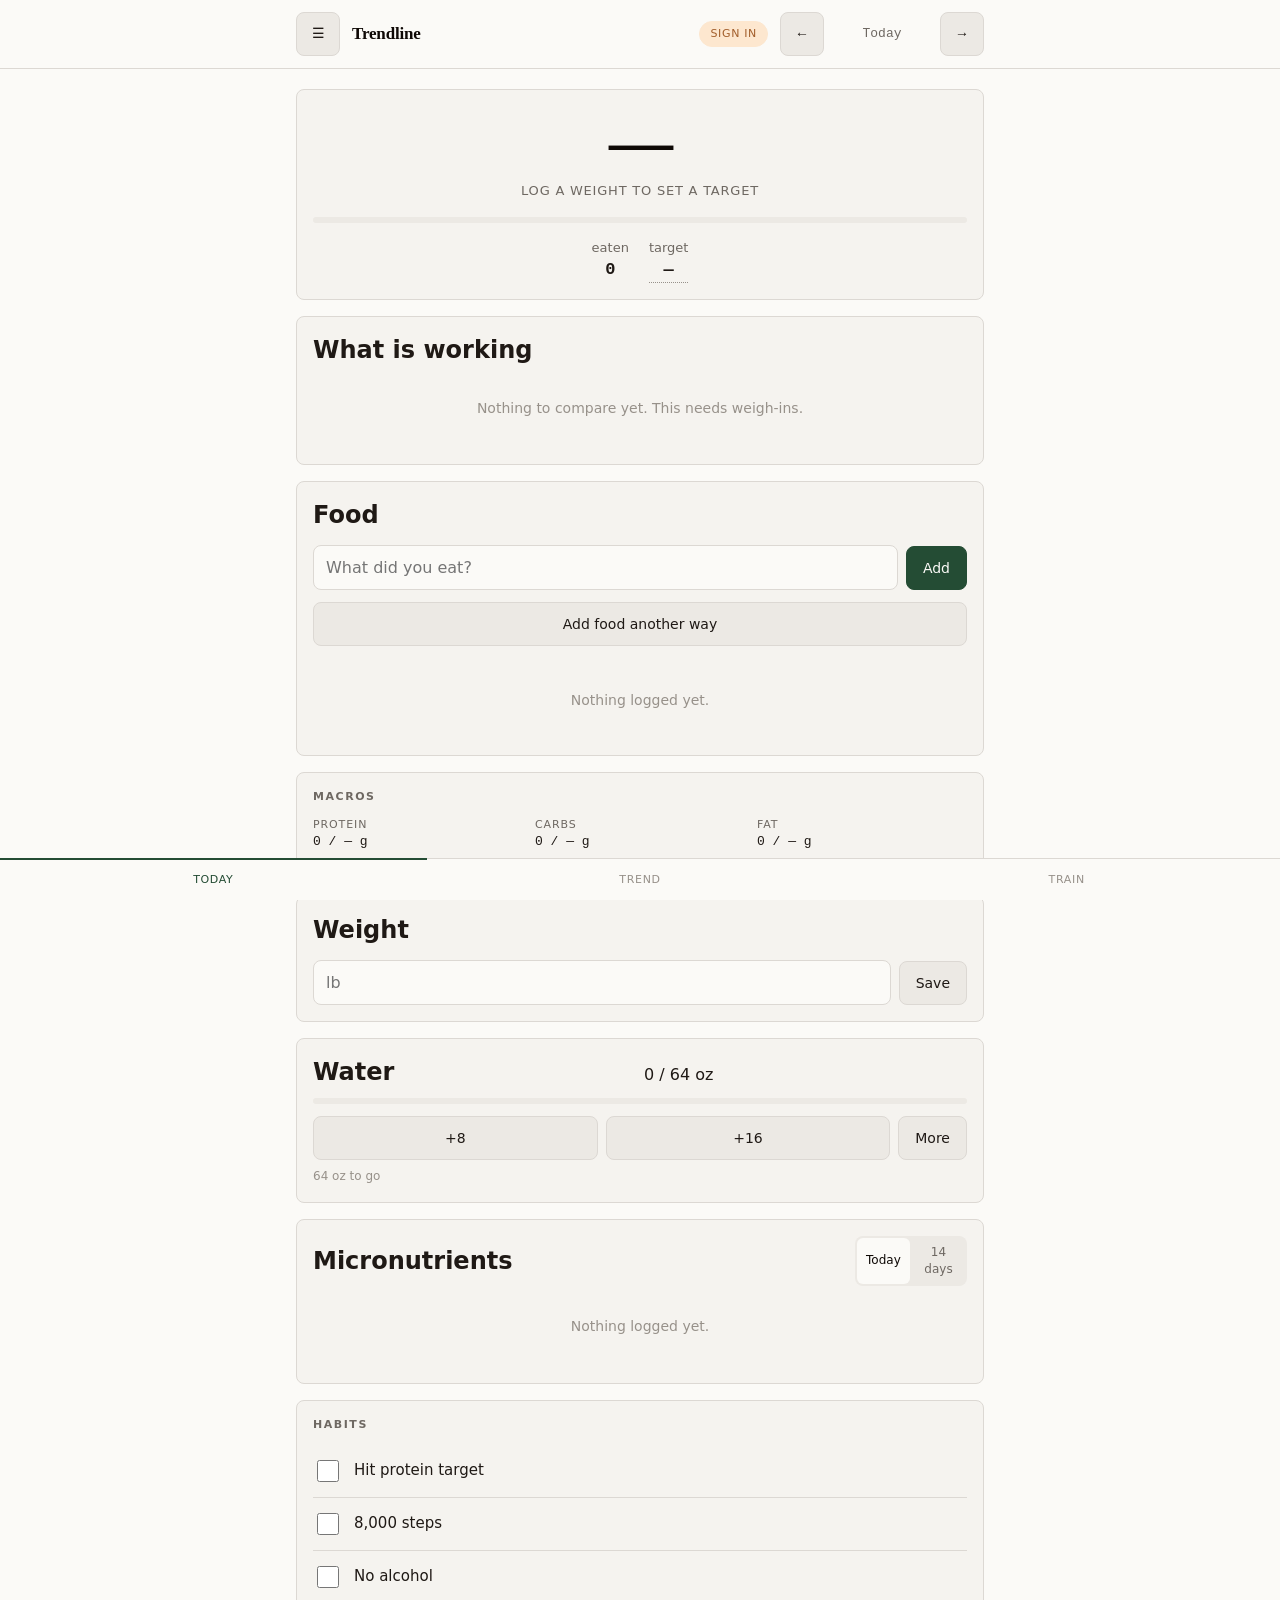
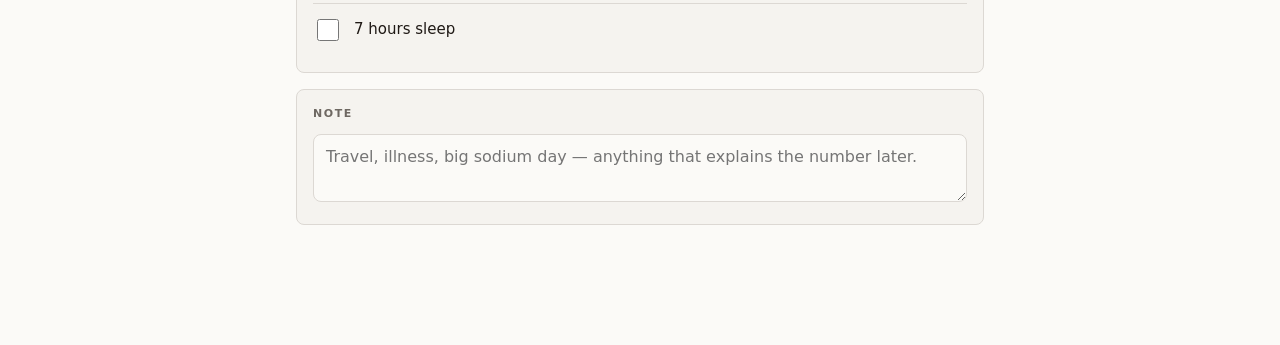
<file: index.html>
<!doctype html>
<html lang="en">
<head>
<meta charset="utf-8">
<meta name="viewport" content="width=device-width, initial-scale=1, viewport-fit=cover">
<title>Trendline</title>
<meta name="description" content="A personal weight, intake and habit log with an adaptive calorie target and cloud sync.">
<meta name="color-scheme" content="light dark">
<meta name="theme-color" content="#f7f5f1" media="(prefers-color-scheme: light)">
<meta name="theme-color" content="#1c1a18" media="(prefers-color-scheme: dark)">
<meta name="apple-mobile-web-app-capable" content="yes">
<meta name="apple-mobile-web-app-title" content="Trendline">
<meta name="robots" content="noindex, nofollow">
<meta name="apple-mobile-web-app-status-bar-style" content="default">
<link rel="apple-touch-icon" href="icons/apple-touch-icon.png">
<link rel="manifest" href="manifest.webmanifest">
<link rel="icon" href="data:image/svg+xml,<svg xmlns='http://www.w3.org/2000/svg' viewBox='0 0 32 32'><rect width='32' height='32' rx='7' fill='%232f4f3f'/><path d='M8 22h16M10 22V13M16 22V9M22 22v-6' stroke='%23f7f5f1' stroke-width='2.6' stroke-linecap='round' fill='none'/></svg>">
<link rel="stylesheet" href="styles/app.css">
</head>
<body>

<header class="top">
  <div class="top-in">
    <button class="btn icon" id="menuBtn" aria-label="Menu" aria-expanded="false">&#9776;</button>
    <h1 class="brand">Trendline</h1>
    <button class="pill" id="syncPill" title="Sync status">&middot;</button>
    <div class="datenav">
      <button class="btn icon" id="prevDay" aria-label="Previous day">&larr;</button>
      <button class="day" id="dayLabel" aria-expanded="false" aria-controls="dateStrip">—</button>
      <button class="btn icon" id="nextDay" aria-label="Next day">&rarr;</button>
    </div>
  </div>
</header>

<!-- CATCH UP

     Backfilling a weekend used to mean tapping the back arrow, logging,
     tapping it again, and losing track of which day you were on. The
     strip is the last week at a glance: which days have anything in
     them, and one tap to any of them. Opened from the date, closed the
     same way, so it costs nothing on a day you are not catching up. -->
<div class="datestrip" id="dateStrip" hidden>
  <div class="datestrip-in" id="dateStripIn" role="group" aria-label="Pick a day"></div>
</div>

<nav class="menu" id="menu" hidden aria-label="More">
  <button data-tab="foods">Foods &amp; recipes</button>
  <button data-tab="habits">Habits</button>
  <button data-tab="settings">Setup</button>
</nav>

<main class="wrap">

<!-- ============================ TODAY ============================

     Order is the argument this page makes. The number you came for is
     first; the thing you came to do is second; everything that reports
     on the day rather than changing it comes after.

     Food used to sit fifth, below weight and water, which put the most
     repeated action in the app a screen and a half down — reachable
     only by scrolling past two cards you touch once a day. -->
<section class="panel active" id="panel-today" role="tabpanel" aria-labelledby="tab-today">

  <div class="card budget" id="budgetCard">
    <div class="remaining" id="remaining">—</div>
    <div class="unit" id="remainingLabel">calories left</div>
    <div class="bar" id="budgetBar"><i style="width:0%"></i></div>
    <div class="split">
      <div>eaten<b id="eaten">0</b></div>
      <!-- Where the target came from is a fact worth being able to
           get at and not worth three lines of grey type under the
           number every time you open the app. It is on the target
           itself now: tap it and it says. -->
      <button class="splitbtn" id="targetToggle" aria-expanded="false"
              aria-controls="targetBasis">target<b id="target">—</b></button>
    </div>
    <div class="hint" id="targetBasis" hidden></div>
  </div>

  <!-- WHAT IS WORKING

       The slot under the calorie number, which used to hold a strip of
       four foods. One to three findings instead: of the things this
       person does, which ones travel with the trend actually moving.

       The app decides what is true. It compares the days a behaviour
       happened against the days it did not, refuses every comparison
       without enough days across enough separate weeks, and throws out
       every difference too small to tell from noise. Only what
       survives goes anywhere near the model, and the model only writes
       it into a sentence — it is never asked to find anything, because
       a model asked to find insights in health data will always find
       some.

       Which is why the card works with no account and no signal: the
       findings are computed on the device and read perfectly well in
       the app's own words. The prose is the decoration. -->
  <div class="card" id="insightCard">
    <div class="row" style="align-items:center;margin-bottom:var(--s-3)">
      <h2 style="margin:0;flex:1">What is working</h2>
      <button class="btn ghost grow-0 tap" id="insightRefresh" title="Look again">&#8635;</button>
    </div>
    <div id="insightBody"></div>
    <div class="hint" id="insightNote"></div>
  </div>

  <div class="card">
    <div class="row" style="align-items:center;margin-bottom:var(--s-3)">
      <h2 style="margin:0;flex:1">Food</h2>
    </div>

    <!-- The composer is a name and a button, and nothing else.

         It used to carry an amount box and a unit dropdown as well,
         which made the common case — one of a thing you have eaten
         before — pay for the rare one. Amount and unit now live in one
         editor, opened deliberately, from the pencil beside any food
         or from any line already logged. One control, one place. -->
    <div class="row">
      <label class="field" style="margin:0">
        <span class="sr">Food</span>
        <input type="text" id="foodPick" list="foodList" placeholder="What did you eat?" autocomplete="off">
        <datalist id="foodList"></datalist>
      </label>
      <button class="btn primary grow-0 tap" id="addFoodLine">Add</button>
    </div>

    <!-- Matches from your own library, as you type, on the page rather
         than in a dropdown. iOS renders a <datalist> as a cramped list
         that matches only from the start of a name, so a recipe called
         "Slow cooker chicken tikka masala" was invisible to anyone
         typing "tikka" — which is what a person types. -->
    <!-- Empty and focused, this is the quick-add strip that used to
         sit under the budget: the foods you eat, at the amount you eat
         them, one tap each. Start typing and it becomes the search. -->
    <div id="pickList" hidden style="margin-top:var(--s-3)">
      <div class="hint" id="pickStatus" style="margin-top:0"></div>
      <ul class="list" id="pickResults"></ul>
      <!-- Where the search runs out. USDA is generic and weak on
           brands, and the two routes that actually work when it misses
           are a barcode and the restaurant's own page — so they are
           named here, at the moment of the miss, rather than left
           behind a plus for the person to remember. -->
      <div class="nextsteps" id="pickNext" hidden>
        <button class="btn tap" data-route="search">Search USDA</button>
        <button class="btn tap" data-route="scan">Scan the package</button>
        <button class="btn tap" data-route="link">Paste a nutrition link</button>
        <button class="btn tap" data-route="manual">Type the numbers</button>
      </div>
    </div>

    <div class="row" style="margin-top:var(--s-3)">
      <button class="btn tap" id="openAdd">Add food another way</button>
    </div>

    <ul class="list" id="foodLog" style="margin-top:var(--s-4)"></ul>
  </div>

  <div class="card">
    <h2>Macros</h2>
    <div class="macros" id="macros"></div>
  </div>

  <!-- Weight collapses to one line once it is in. It is a once-a-day
       action sitting above things done eight times a day, and a
       finished action does not need its form left open. -->
  <div class="card" id="weightCard">
    <div class="row" style="align-items:center;margin-bottom:var(--s-3)">
      <h2 style="margin:0;flex:1">Weight</h2>
      <span class="kcal" id="weightDoneVal" hidden></span>
      <button class="btn ghost grow-0 tap" id="weightChange" hidden>Change</button>
    </div>
    <div id="weightForm">
      <div class="row">
        <label class="field" style="margin:0">
          <span class="sr">Weight in pounds</span>
          <input type="number" id="weightInput" inputmode="decimal" step="0.1" min="0" placeholder="lb">
        </label>
        <button class="btn grow-0 tap" id="saveWeight">Save</button>
      </div>
      <div class="hint" id="weightHint"></div>
    </div>
  </div>

  <!-- Water, compressed. Two buttons cover almost every pour; the
       rest — the odd sizes, the slider, the exact figure, and taking
       one back — is one tap away rather than five buttons wide. -->
  <div class="card">
    <div class="row" style="align-items:baseline;margin-bottom:var(--s-2)">
      <h2 style="margin:0;flex:1">Water</h2>
      <span class="kcal" id="waterReadout">0 / 64 oz</span>
    </div>
    <div class="bar" style="margin-top:0"><i id="waterBar" style="width:0%"></i></div>
    <div class="row" style="margin-top:var(--s-3)">
      <button class="btn tap" data-water="8">+8</button>
      <button class="btn tap" data-water="16">+16</button>
      <button class="btn tap grow-0" id="waterMore" aria-expanded="false" aria-controls="waterExtra">More</button>
    </div>
    <div class="hint" id="waterHint"></div>
    <div id="waterExtra" hidden>
      <div class="row" style="margin-top:var(--s-3)">
        <button class="btn tap" data-water="12">+12</button>
        <button class="btn tap" data-water="24">+24</button>
        <button class="btn ghost tap" data-water="-8" aria-label="Take back 8 oz">&minus;8</button>
      </div>
      <label class="field" style="margin-top:var(--s-3)">
        <span class="sr">Ounces today</span>
        <input type="range" id="waterSlider" min="0" max="128" step="4" value="0">
      </label>
      <div class="row">
        <label class="field" style="margin:0"><span>Ounces today</span>
          <input type="number" id="waterInput" inputmode="numeric" step="1" min="0"></label>
        <button class="btn grow-0 tap" id="saveWater">Set</button>
      </div>
    </div>
  </div>

  <div class="card">
    <div class="row" style="align-items:center;margin-bottom:var(--s-2)">
      <h2 style="margin:0;flex:1">Micronutrients</h2>
      <div class="seg grow-0" id="microSeg">
        <button data-micro="today" aria-pressed="true">Today</button>
        <button data-micro="14" aria-pressed="false">14 days</button>
      </div>
    </div>
    <div class="hint" id="microCoverage"></div>
    <div id="microBody"></div>
  </div>

  <div class="card">
    <h2>Habits</h2>
    <div id="habitToday"></div>
  </div>

  <div class="card">
    <h2>Note</h2>
    <textarea id="dayNote" rows="2" placeholder="Travel, illness, big sodium day — anything that explains the number later."></textarea>
  </div>

</section>

<!-- ============================ TREND ============================ -->
<section class="panel" id="panel-trend" role="tabpanel" aria-labelledby="tab-trend">

  <div class="card">
    <h2>Trend</h2>
    <div class="seg" id="rangeSeg" style="margin-bottom:var(--s-4)">
      <button data-range="30" aria-pressed="true">30d</button>
      <button data-range="90" aria-pressed="false">90d</button>
      <button data-range="180" aria-pressed="false">6mo</button>
      <button data-range="9999" aria-pressed="false">All</button>
    </div>
    <div id="weightChart"></div>
    <div class="legend">
      <span><i style="background:var(--text-faint)"></i>weigh-in</span>
      <span><i style="background:var(--accent)"></i>trend</span>
      <span><i style="background:var(--warn)"></i>goal</span>
    </div>
  </div>

  <div class="card">
    <h2>Where you are</h2>
    <div class="stats" id="trendStats"></div>
    <div id="trendNotes"></div>
  </div>

  <div class="seg" id="trendSeg" style="margin-bottom:var(--s-4)">
    <button data-trend="food" aria-pressed="true">Food</button>
    <button data-trend="water" aria-pressed="false">Water</button>
    <button data-trend="training" aria-pressed="false">Training</button>
  </div>

  <div id="trendFood">
  <div class="card">
    <h2>Intake vs target</h2>
    <div id="intakeChart"></div>
    <div class="hint" id="intakeSummary"></div>
  </div>

  <div class="card">
    <h2>Macros</h2>
    <div class="seg" id="macroSeg" style="margin-bottom:var(--s-4)">
      <button data-macro="protein" aria-pressed="true">Protein</button>
      <button data-macro="carbs" aria-pressed="false">Carbs</button>
      <button data-macro="fat" aria-pressed="false">Fat</button>
    </div>
    <div id="macroChart"></div>
    <div class="legend">
      <span><i style="background:var(--accent)"></i>grams logged</span>
      <span><i style="background:var(--text-muted)"></i>your average</span>
      <span><i style="background:var(--accent);opacity:0.5"></i>target</span>
    </div>
    <div class="hint" id="macroSummary"></div>
  </div>
  </div>

  <div id="trendWater" hidden>
    <div class="card">
      <h2>Water</h2>
      <div class="stats" id="waterTrendStats"></div>
      <div class="note plain" id="waterTrendNote"></div>
    </div>
    <div class="card">
      <h2>Last 30 days</h2>
      <div id="waterTrendChart"></div>
      <div class="hint" id="waterTrendSummary"></div>
    </div>
  </div>

  <div id="trendTraining" hidden>
    <div class="card">
      <h2>What training bought you</h2>
      <div class="stats" id="trainTrendStats"></div>
      <div class="note plain" id="trainTrendNote"></div>
    </div>
    <div class="card">
      <h2>Worked off, last 30 days</h2>
      <div id="trainTrendChart"></div>
      <div class="hint" id="trainTrendSummary"></div>
    </div>
  </div>

</section>

<!-- ============================ TRAIN ============================ -->
<section class="panel" id="panel-train" role="tabpanel" aria-labelledby="tab-train">

  <div class="seg" id="trainSeg" style="margin-bottom:var(--s-4)">
    <button data-train="today" aria-pressed="true">Today</button>
    <button data-train="workouts" aria-pressed="false">Workouts</button>
    <button data-train="exercises" aria-pressed="false">Exercises</button>
  </div>

  <!-- ---------------- TODAY ---------------- -->
  <div id="trainToday">

    <div class="card" id="liveCard" hidden>
      <div class="row" style="align-items:center;margin-bottom:var(--s-2)">
        <h2 style="margin:0;flex:1" id="liveName">Workout</h2>
        <span class="pill ok" id="liveProgress">0 / 0</span>
      </div>
      <div id="liveSets"></div>
      <div class="row" style="margin-top:var(--s-4);flex-wrap:wrap">
        <label class="field grow-0" style="margin:0;width:110px"><span>Minutes</span>
          <input type="number" id="liveMinutes" inputmode="numeric" step="5" min="0" placeholder="45"></label>
        <button class="btn primary" id="finishSession">Finish</button>
        <button class="btn ghost grow-0" id="abandonSession">Discard</button>
      </div>
      <div class="hint" id="liveHint"></div>
    </div>

    <div class="card">
      <h2>Steps</h2>
      <div class="row">
        <label class="field" style="margin:0">
          <span class="sr">Steps today</span>
          <input type="number" id="stepsInput" inputmode="numeric" step="100" min="0" placeholder="e.g. 8400">
        </label>
        <button class="btn grow-0" id="saveSteps">Save</button>
        <button class="btn grow-0" id="pullSteps" aria-label="Fetch today's steps"
                title="Fetch today's steps">&#8635;</button>
      </div>
      <div class="hint" id="stepsHint"></div>
      <div class="hint" id="stepsPullNote"></div>
    </div>

    <div class="card">
      <h2>Logged today</h2>
      <ul class="list" id="workoutLog"></ul>
    </div>

    <div class="card">
      <h2>Quick add</h2>
      <div class="seg" id="kindSeg" style="margin:0 0 var(--s-3)">
        <button data-kind="cardio" aria-pressed="true">Cardio</button>
        <button data-kind="lifting" aria-pressed="false">Lifting</button>
      </div>
      <div id="cardioFields">
        <label class="field"><span>Activity</span>
          <select id="woActivity">
            <option value="walk_easy">Walk — easy</option>
            <option value="walk_brisk">Walk — brisk</option>
            <option value="hike">Hike</option>
            <option value="jog">Jog</option>
            <option value="run">Run</option>
            <option value="cycle_easy">Bike — easy</option>
            <option value="cycle_hard">Bike — hard</option>
            <option value="swim">Swim</option>
            <option value="row">Row</option>
            <option value="elliptical">Elliptical</option>
            <option value="stairs">Stairs</option>
            <option value="other">Something else</option>
          </select></label>
      </div>
      <div id="liftingFields" hidden>
        <div class="row">
          <label class="field"><span>Session name</span>
            <input type="text" id="woName" placeholder="Push day"></label>
          <label class="field grow-0" style="width:150px"><span>Effort</span>
            <select id="woIntensity">
              <option value="lift_moderate">Moderate</option>
              <option value="lift_hard">Hard</option>
            </select></label>
        </div>
      </div>
      <div class="row">
        <label class="field"><span>Minutes</span>
          <input type="number" id="woMinutes" inputmode="numeric" step="5" min="0" placeholder="45"></label>
        <label class="field"><span>Calories (optional)</span>
          <input type="number" id="woKcal" inputmode="numeric" placeholder="from your watch"></label>
      </div>
      <button class="btn primary" id="addWorkout">Add</button>
      <div class="hint">For anything you did not run through the set logger. Leave calories blank
        and they're worked out from the activity, the minutes and your weight.</div>
    </div>

    <div class="card">
      <h2>What it buys you</h2>
      <div class="stats" id="trainStats"></div>
      <div class="note plain" id="trainNote"></div>
    </div>

  </div>

  <!-- ---------------- WORKOUTS ---------------- -->
  <div id="trainWorkouts" hidden>

    <div class="seg" id="planSeg" style="margin-bottom:var(--s-4)">
      <button data-plan="workout" aria-pressed="true">Workouts</button>
      <button data-plan="program" aria-pressed="false">Programs</button>
    </div>

    <!-- workout / program editor -->
    <div class="card" id="planEdit" hidden>
      <div class="row" style="align-items:center;margin-bottom:var(--s-2)">
        <h2 style="margin:0;flex:1" id="peTitle">Edit</h2>
        <button class="btn ghost grow-0" id="peClose" aria-label="Close">&times;</button>
      </div>
      <label class="field"><span>Name</span>
        <input type="text" id="peName" placeholder="Tuesday upper"></label>

      <!-- workout: its exercises -->
      <div id="peItemsWrap">
        <ul class="list" id="peItems"></ul>
        <div class="row" style="margin-top:var(--s-3)">
          <label class="field" style="margin:0"><span class="sr">Add an exercise</span>
            <input type="text" id="peAddSearch" autocomplete="off"
                   placeholder="Add an exercise — biceps, hinge, dumbbell…"></label>
        </div>
        <ul class="list" id="peAddResults"></ul>
      </div>

      <!-- program: its days -->
      <div id="peDaysWrap" hidden>
        <ul class="list" id="peDays"></ul>
        <div class="row" style="margin-top:var(--s-3)">
          <label class="field grow-0" style="margin:0;width:96px"><span>Day</span>
            <input type="number" id="peDayNum" inputmode="numeric" min="1" max="7" value="1"></label>
          <label class="field" style="margin:0"><span>Workout</span>
            <select id="peDayPlan"></select></label>
          <button class="btn grow-0" id="peAddDay">Add</button>
        </div>
      </div>

      <div class="row" style="margin-top:var(--s-4)">
        <button class="btn primary" id="peSave">Save</button>
        <button class="btn ghost grow-0" id="peDelete">Delete</button>
      </div>
      <div class="hint" id="peHint"></div>
    </div>

    <div class="card">
      <div class="row" style="align-items:center;margin-bottom:var(--s-3)">
        <h2 style="margin:0;flex:1" id="planListTitle">Your workouts</h2>
        <button class="btn primary grow-0" id="planNew" aria-label="New">+</button>
      </div>
      <ul class="list" id="planList"></ul>
    </div>

    <div class="card">
      <h2 id="catalogTitle">From the catalog</h2>
      <div class="hint" style="margin:0 0 var(--s-3)" id="catalogHint">Read-only. Start one
        directly, or copy it to get an editable version of your own.</div>
      <ul class="list" id="sessionList"></ul>
      <div id="programList"></div>
    </div>
  </div>

  <!-- ---------------- EXERCISES ---------------- -->
  <div id="trainExercises" hidden>
    <div class="card">
      <h2>Find an exercise</h2>
      <label class="field"><span class="sr">Search</span>
        <input type="text" id="exSearch" autocapitalize="off" autocomplete="off"
               placeholder="biceps, chest, hinge, dumbbell…"></label>
      <div class="tagbar" id="exQuick"></div>
      <div class="hint" id="exStatus"></div>
      <ul class="list" id="exResults"></ul>
      <div id="exSecondaryWrap" hidden>
        <h2 style="font-size:0.8125rem;margin:var(--s-5) 0 var(--s-2);color:var(--text-muted)">
          Also involved</h2>
        <ul class="list" id="exSecondary"></ul>
      </div>
    </div>
    <div class="card" id="exDetail" hidden>
      <div class="row" style="align-items:center;margin-bottom:var(--s-2)">
        <h2 style="margin:0;flex:1" id="exdName">Exercise</h2>
        <button class="btn ghost grow-0" id="exdClose" aria-label="Close">&times;</button>
      </div>
      <div class="hint" id="exdMeta"></div>
      <div id="exdBody"></div>
      <div class="row" style="margin-top:var(--s-4)">
        <button class="btn primary" id="exdAdd">Add to today's workout</button>
      </div>
    </div>
  </div>

</section>

<!-- ============================ FOODS ============================ -->
<section class="panel" id="panel-foods" role="tabpanel" aria-labelledby="tab-foods">

  <div class="seg" id="libSeg" style="margin-bottom:var(--s-4)">
    <button data-lib="food" aria-pressed="true">Foods</button>
    <button data-lib="recipe" aria-pressed="false">Recipes</button>
  </div>

  <!-- Recipes only. A packaged food has a barcode; a recipe on a blog
       has a URL, and that URL carries its nutrition as published data. -->
  <div class="card" id="recipeImport" hidden>
    <h2>Add from a link</h2>
    <div class="hint" style="margin:0 0 var(--s-3)">Paste a recipe page. Most publish their
      nutrition per serving as structured data, and that is what gets read — the stated
      figures, not a guess from the ingredients.</div>
    <div class="row">
      <label class="field" style="margin:0"><span class="sr">Recipe link</span>
        <input type="url" id="riUrl" inputmode="url" autocomplete="off" autocapitalize="off"
               placeholder="https://…"></label>
      <button class="btn primary grow-0" id="riGo">Read</button>
    </div>
    <div class="hint" id="riStatus"></div>
  </div>

  <div class="card" id="newFoodCard" hidden>
    <h2 id="nfTitle">Add a food</h2>
    <label class="field"><span>Name</span>
      <input type="text" id="nfName" placeholder="Chobani 0% — 1 cup"></label>
    <!-- The one place the serving weight belongs. Put "1 cup (226 g)"
         here and this food can be logged in grams or ounces forever
         after; leave it vague and the amount editor has to stop and
         ask the first time somebody wants a conversion. -->
    <label class="field"><span>Serving described as</span>
      <input type="text" id="nfServing" placeholder="1 cup (226 g) / 100 g / 1 bar"></label>
    <div class="hint" style="margin:-8px 0 var(--s-3)">Include a weight and grams and ounces both
      work. Without one this food can only be logged in servings.</div>
    <div class="row" id="nfServingsRow" hidden>
      <label class="field"><span>Servings the recipe makes</span>
        <input type="number" id="nfServings" inputmode="decimal" step="0.5" min="0" placeholder="6"></label>
    </div>
    <div class="row">
      <label class="field"><span>Cal</span><input type="number" id="nfKcal" inputmode="numeric"></label>
      <label class="field"><span>P (g)</span><input type="number" id="nfP" inputmode="decimal"></label>
      <label class="field"><span>C (g)</span><input type="number" id="nfC" inputmode="decimal"></label>
      <label class="field"><span>F (g)</span><input type="number" id="nfF" inputmode="decimal"></label>
    </div>
    <label class="field"><span>Tags (comma separated)</span>
      <input type="text" id="nfTags" autocapitalize="off" placeholder="dinner, high protein, quick"></label>
    <div class="row">
      <button class="btn primary" id="saveFood">Save</button>
      <button class="btn grow-0" id="cancelFood">Cancel</button>
    </div>
    <div class="hint">Leave calories blank and they'll be worked out from the macros.</div>
  </div>

  <div class="card">
    <div class="row" style="align-items:center;margin-bottom:var(--s-3)">
      <h2 style="margin:0;flex:1" id="libTitle">Your foods (<span id="foodCount">0</span>)</h2>
      <button class="btn primary grow-0" id="addFoodBtn" aria-label="Add">+</button>
    </div>
    <label class="field"><span class="sr">Filter</span>
      <input type="text" id="foodFilter" placeholder="Filter by name"></label>
    <div class="tagbar" id="tagFilter"></div>
    <ul class="list" id="foodLibrary"></ul>
  </div>

</section>

<!-- ============================ HABITS ============================ -->
<section class="panel" id="panel-habits" role="tabpanel" aria-labelledby="tab-habits">
  <div class="card">
    <h2>Last 30 days</h2>
    <div class="hint" style="margin:0 0 var(--s-4)">Oldest at top left, today at bottom right.</div>
    <div id="habitBoard"></div>
  </div>
  <div class="card">
    <h2>Add a habit</h2>
    <div class="row">
      <label class="field" style="margin:0"><span class="sr">Habit name</span>
        <input type="text" id="newHabit" placeholder="Walk after dinner"></label>
      <button class="btn primary grow-0" id="addHabit">Add</button>
    </div>
  </div>
</section>

<!-- ============================ SETTINGS ============================ -->
<section class="panel" id="panel-settings" role="tabpanel" aria-labelledby="tab-settings">

  <div class="card" id="accountCard">
    <h2>Sync</h2>
    <div id="accountBody"></div>
  </div>

  <div class="card">
    <h2>Water and steps</h2>
    <label class="field"><span>Water goal (oz a day)</span>
      <input type="number" id="stWaterGoal" inputmode="numeric" step="8" min="0"></label>
    <div class="hint">64 oz is the familiar eight-glasses figure. It is a rule of thumb rather
      than a medical target, so put whatever you actually want to hit.</div>
    <label class="field"><span>Shortcut that fetches steps</span>
      <input type="text" id="stStepsShortcut" autocomplete="off"
             placeholder="e.g. Trendline Steps — leave blank if you have none"></label>
    <div class="hint">A web app cannot read Apple Health; only a native app can, and only while
      the phone is unlocked. The refresh button beside Steps pulls whatever Health Auto Export
      last sent. Name a Shortcut here that runs its automation and the button will ask iOS to
      run that first, so the number is current to the minute.</div>
  </div>

  <div class="card">
    <h2>You</h2>
    <div class="row">
      <label class="field"><span>Age</span><input type="number" id="stAge" inputmode="numeric"></label>
      <label class="field"><span>Height (in)</span><input type="number" id="stHeight" inputmode="numeric"></label>
    </div>
    <label class="field"><span>Sex (for the fallback formula only)</span>
      <select id="stSex">
        <option value="unspecified">Prefer not to say</option>
        <option value="male">Male</option>
        <option value="female">Female</option>
      </select></label>
    <label class="field"><span>Activity (only used before your own data exists)</span>
      <select id="stActivity">
        <option value="sedentary">Sedentary — desk, little exercise</option>
        <option value="light">Light — 1–3 days/week</option>
        <option value="moderate">Moderate — 3–5 days/week</option>
        <option value="active">Active — 6–7 days/week</option>
        <option value="veryActive">Very active — physical job or two-a-days</option>
      </select></label>
  </div>

  <div class="card">
    <h2>Goal</h2>
    <div class="row">
      <label class="field"><span>Goal weight (lb)</span>
        <input type="number" id="stGoalWeight" step="0.1" inputmode="decimal"></label>
      <label class="field"><span>Rate (lb/week)</span>
        <input type="number" id="stRate" step="0.25" inputmode="decimal"></label>
    </div>
    <div class="hint">0.5–1% of bodyweight per week is the range that holds onto muscle. Faster mostly buys you a rebound.</div>
    <label class="field" style="margin-top:var(--s-4)"><span>Calorie target — set by hand (optional)</span>
      <input type="number" id="stTargetOverride" inputmode="numeric" step="25" min="0"
             placeholder="leave blank to use the calculated one"></label>
    <div class="hint">Until two weeks of weight and food are logged, the target comes from a
      formula, and formulas run high — an optimistic activity level alone can add a few hundred.
      Put your own number here and it is used instead. The measured burn keeps being calculated
      underneath, so clearing this goes back to it.</div>
  </div>

  <div class="card">
    <h2>Macros &amp; smoothing</h2>
    <div class="row">
      <label class="field"><span>Protein g/lb</span>
        <input type="number" id="stProtein" step="0.05" inputmode="decimal"></label>
      <label class="field"><span>Fat g/lb</span>
        <input type="number" id="stFat" step="0.05" inputmode="decimal"></label>
    </div>
    <label class="field"><span>Trend smoothing (<span id="alphaVal">0.15</span>)</span>
      <input type="range" id="stAlpha" min="0.05" max="0.4" step="0.01" style="width:100%"></label>
    <div class="hint">Lower is smoother and slower to react. 0.15 is a good default.</div>
  </div>

  <div class="card">
    <h2>Your data</h2>
    <div class="row" style="flex-wrap:wrap">
      <button class="btn" id="exportBtn">Export JSON</button>
      <button class="btn" id="importBtn">Import JSON</button>
      <input type="file" id="importFile" accept="application/json,.json" hidden>
    </div>
    <div class="hint" id="storageHint"></div>
    <div style="margin-top:var(--s-4)">
      <button class="btn danger" id="resetBtn">Erase everything</button>
    </div>
    <div class="note plain" id="storageNote"></div>
  </div>

  <div class="card">
    <h2>Version</h2>
    <div class="hint" id="buildHint" style="margin:0"></div>
    <div class="row" style="margin-top:var(--s-3)">
      <button class="btn grow-0" id="updateBtn">Check for updates</button>
    </div>
    <div class="hint" id="updateStatus"></div>
  </div>

</section>

</main>

<nav class="tabs" role="tablist" aria-label="Sections">
  <button id="tab-today"    role="tab" data-tab="today"    aria-selected="true"  aria-controls="panel-today">Today</button>
  <button id="tab-trend"    role="tab" data-tab="trend"    aria-selected="false" aria-controls="panel-trend">Trend</button>
  <button id="tab-train"    role="tab" data-tab="train"    aria-selected="false" aria-controls="panel-train">Train</button>

</nav>

<!-- ============================ SCANNER ============================ -->
<!-- ============================ ADD FOOD ============================

     One page had grown six ways to log a meal, all visible at once, and
     five of them were wrong on any given occasion. The common case —
     something eaten before, by name — stays on the page. Everything
     else lives here, one route at a time, chosen deliberately.

     The panels are the same elements as before, moved rather than
     rebuilt, so every behaviour they already had still applies. -->
<div class="sheet" id="addSheet" hidden>
  <div class="sheet-in">
    <div class="sheet-head">
      <b>Add food</b>
      <button class="btn ghost grow-0" id="addClose" aria-label="Close">&times;</button>
    </div>

    <div class="seg" id="addSeg">
      <button data-add="search" aria-pressed="true">Search</button>
      <button data-add="link" aria-pressed="false">Link</button>
      <button data-add="scan" aria-pressed="false">Barcode</button>
      <button data-add="photo" aria-pressed="false">Photo</button>
      <button data-add="manual" aria-pressed="false">By hand</button>
    </div>

    <div class="sheet-body">

      <!-- SEARCH: your library first, then USDA -->
      <div class="add-pane" id="addSearchPane">
        <div class="row">
          <label class="field" style="margin:0"><span class="sr">What to look for</span>
            <input type="text" id="addSearchText" autocomplete="off"
                   placeholder="chicken thigh, greek yogurt&hellip;"></label>
          <button class="btn primary grow-0" id="searchOnline">Search</button>
        </div>
        <div class="hint">Yours first, then USDA. USDA is generic and hit and miss on brands &mdash;
          when it misses, a link or a barcode usually does better.</div>
      </div>

      <!-- LINK: any page that states nutrition -->
      <div class="add-pane" id="addLinkPane" hidden>
        <div class="row">
          <label class="field" style="margin:0"><span class="sr">Page address</span>
            <input type="url" id="addLinkUrl" inputmode="url" autocomplete="off"
                   autocapitalize="off" placeholder="https://&hellip;"></label>
          <button class="btn primary grow-0" id="addLinkGo">Read</button>
        </div>
        <div class="hint" id="addLinkHint">Paste a recipe, a restaurant nutrition page, a product page.
          Published figures are read exactly; anything else is read from the page text and marked as
          an estimate you should check.</div>
      </div>

      <!-- BARCODE -->
      <div class="add-pane" id="addScanPane" hidden>
        <!-- The still photo is the primary button because it is the
             one that works. A live preview gives the decoder one shot
             per frame while the camera hunts for focus; a still gives
             it a whole sharp image. The camera stays, second, for
             people who prefer it. -->
        <div class="row">
          <button class="btn primary tap" id="scanPhotoBtn">Take a photo of the barcode</button>
          <button class="btn grow-0 tap" id="scanBarcode">Open the camera</button>
        </div>
        <div class="hint">Fill the frame with the bars and hold them square. The photo route decodes
          far more often than the live preview &mdash; use the camera only if you prefer it.</div>
      </div>

      <!-- PHOTO OF A PLATE -->
      <div class="add-pane" id="addPhotoPane" hidden>
        <div class="row">
          <button class="btn primary" id="scanPlate">Photograph the plate</button>
          <input type="file" id="platePhoto" accept="image/*" capture="environment" hidden>
        </div>
        <div class="hint">Identifies the foods well and weighs them badly &mdash; check every amount
          before logging. Each row can be swapped for real database figures.</div>
      </div>

      <!-- BY HAND -->
      <div class="add-pane" id="addManualPane" hidden>
        <div class="row">
          <label class="field" style="margin:0"><span class="sr">Name</span>
            <input type="text" id="addManualName" autocomplete="off"
                   placeholder="What was it?"></label>
          <button class="btn primary grow-0" id="addManualGo">Next</button>
        </div>
        <!-- If the package is in your hand, none of this needs typing.
             The panel on the back states the serving, the macros and
             eleven micronutrients — the last of which nobody has ever
             typed in by hand, so this is the only route that gets them.

             No capture attribute: iOS then offers the photo library as
             well as the camera, and the label you photographed in the
             shop last week is as good as the one in front of you. -->
        <div class="row" style="margin-top:var(--s-2)">
          <button class="btn tap" id="labelShot">Photograph the label</button>
          <input type="file" id="labelFile" accept="image/*" hidden>
        </div>
        <div class="hint" id="labelStatus"></div>
        <div class="hint">For the restaurant plate you will never log properly. Calories alone is
          allowed &mdash; a rough number beats a missing day.</div>
      </div>


      <!-- What came back from the photograph. Editable, and logged only
           when the person says so: a portion read off a photo is an
           estimate, and an estimate written straight into the calorie
           history would quietly poison everything computed from it. -->
      <div class="card" id="plateCard" hidden style="margin:var(--s-3) 0 0;background:var(--paper)">
        <div class="row" style="align-items:center;margin-bottom:var(--s-2)">
          <h2 style="margin:0;flex:1">On the plate</h2>
          <button class="btn ghost grow-0" id="plateClose" aria-label="Close">&times;</button>
        </div>
        <div class="hint" id="plateStatus"></div>
        <ul class="list" id="plateItems"></ul>
        <div class="row" style="margin-top:var(--s-3)">
          <button class="btn primary" id="plateLogAll">Log these</button>
        </div>
        <div class="hint" id="plateFooter"></div>
      </div>
      <div id="lookupPanel" hidden>
        <div class="hint" id="lookupStatus"></div>
        <ul class="list" id="lookupResults"></ul>
        <!-- Shown when the search came back thin or empty. A miss used
             to end the sentence; these are the two routes that answer
             where USDA cannot. -->
        <div class="nextsteps" id="lookupNext" hidden>
          <button class="btn tap" data-route="scan">Scan the package</button>
          <button class="btn tap" data-route="link">Paste a nutrition link</button>
          <button class="btn tap" data-route="manual">Type the numbers</button>
        </div>
      </div>
      <!-- Quick add is for the meal you are never going to log properly:
           a restaurant plate, someone's birthday cake. It needs a name,
           because "Quick add · 650" tells you nothing a week later when
           you are trying to work out where a day went. -->
      <!-- One panel for anything not already in the library. It is also
           where the old "quick add" lives now: calories alone, logged
           once, nothing saved. Two boxes in two places for the same
           act was the confusing part. -->
      <div class="card" id="inlineNew" hidden style="margin:var(--s-3) 0 0;background:var(--paper)">
        <h2>New &mdash; <span id="inlineName"></span></h2>
        <label class="field"><span>One serving is</span>
          <input type="text" id="inServing" placeholder="1 cup, 226 g, 2 tbsp — or leave blank"></label>
        <div class="row">
          <label class="field"><span>Cal</span><input type="number" id="inKcal" inputmode="numeric"></label>
          <label class="field"><span>P (g)</span><input type="number" id="inP" inputmode="decimal"></label>
          <label class="field"><span>C (g)</span><input type="number" id="inC" inputmode="decimal"></label>
          <label class="field"><span>F (g)</span><input type="number" id="inF" inputmode="decimal"></label>
        </div>
        <!-- Typing macros by hand gets you calories and nothing else:
             no vitamins, no minerals, and a food that drags the
             micronutrient coverage down every time you eat it. Both
             routes that bring a full panel with them belong here, at
             the moment the choice is actually being made. -->
        <div class="row" style="margin-bottom:var(--s-2)">
          <button class="btn tap" id="inLabel">Photograph the label</button>
        </div>
        <div class="row" style="margin-bottom:var(--s-2)">
          <button class="btn" id="inLookup">Look it up instead</button>
          <button class="btn grow-0" id="inScan">Scan barcode</button>
        </div>
        <div class="row">
          <button class="btn primary" id="inSave">Save &amp; log it</button>
          <button class="btn" id="inOnce">Log once</button>
          <button class="btn grow-0" id="inCancel">Cancel</button>
        </div>
      </div>
    </div>
  </div>
</div>

<!-- ============================ THE AMOUNT EDITOR ============================

     One control, one place, reachable from everywhere an amount can be
     decided: the pencil beside a quick-add food, a suggestion as you
     type, a line already logged, a result from a lookup.

     It used to live inside the add sheet, which meant a line in
     today's log could only be corrected through a sheet about adding
     new food, and only after scrolling to find the panel. A sheet of
     its own opens over whatever asked for it and closes back to it. -->
<div class="sheet" id="amountSheet" hidden>
  <div class="sheet-in">
    <div class="sheet-head">
      <b id="feTitle">Amount</b>
      <button class="btn ghost grow-0 tap" id="feClose" aria-label="Close">&times;</button>
    </div>
    <div class="sheet-body">
      <div class="row">
        <label class="field grow-0" style="margin:0;width:92px"><span>How much</span>
          <input type="text" id="feAmount" inputmode="decimal" value="1"></label>
        <label class="field" style="margin:0"><span>Unit</span>
          <select id="feUnit"></select></label>
      </div>
      <!-- Asked here and only here: at the moment grams or ounces were
           actually chosen, not halfway through logging a breakfast. -->
      <div class="row" id="feLearn" hidden style="margin-top:var(--s-2)">
        <label class="field" style="margin:0"><span id="feLearnLabel">One serving is</span>
          <input type="text" id="feLearnValue" inputmode="decimal"></label>
        <button class="btn primary grow-0 tap" id="feLearnSave">Save</button>
      </div>
      <div class="row">
        <label class="field"><span>Cal</span><input type="number" id="feKcal" inputmode="numeric"></label>
        <label class="field"><span>P (g)</span><input type="number" id="feP" inputmode="decimal"></label>
        <label class="field"><span>C (g)</span><input type="number" id="feC" inputmode="decimal"></label>
        <label class="field"><span>F (g)</span><input type="number" id="feF" inputmode="decimal"></label>
      </div>
      <div class="row">
        <button class="btn primary tap" id="feSave">Log it</button>
        <button class="btn grow-0 tap" id="feCancel">Cancel</button>
      </div>
    </div>
  </div>
</div>

<!-- Confirmation without a dialog. What landed, and a few seconds to
     take it back. Undo over confirm: the log is the thing done most
     often here, and it is done while walking. -->
<div class="toast" id="toast" hidden>
  <span id="toastText" role="status" aria-live="polite"></span>
  <button class="btn grow-0 tap" id="toastUndo">Undo</button>
</div>

<div class="scanner" id="scannerOverlay" hidden>
  <div class="scanner-in">
    <div class="scanner-head">
      <b>Scan a barcode</b>
      <button class="btn ghost grow-0" id="scanClose" aria-label="Close scanner">Close</button>
    </div>
    <div class="scanner-view" id="scanView"></div>
    <div class="hint" id="scanStatus">Starting the camera…</div>
    <div class="row" style="margin-bottom:var(--s-2)">
      <button class="btn primary" id="photoBarcode">Take a photo instead</button>
      <input type="file" id="photoBarcodeFile" accept="image/*" capture="environment" hidden>
    </div>
    <div class="row">
      <label class="field" style="margin:0"><span class="sr">Barcode digits</span>
        <input type="text" id="manualBarcode" inputmode="numeric" autocomplete="off"
               placeholder="…or type the digits under the bars"></label>
      <button class="btn grow-0" id="manualBarcodeGo">Look up</button>
    </div>
  </div>
</div>

<script src="config.js"></script>
<script src="js/core.js"></script>
<script src="js/store.js"></script>
<script src="js/sync.js"></script>
<script src="js/units.js"></script>
<script src="js/micros.js"></script>
<script src="js/plate.js"></script>
<script src="js/insight.js"></script>
<script src="js/foodapi.js"></script>
<script src="js/recipe.js"></script>
<script src="js/scanner.js"></script>
<script src="js/gym.js"></script>
<script src="js/progress.js"></script>
<script src="js/chart.js"></script>
<script src="js/ui.js"></script>
</body>
</html>
</file>
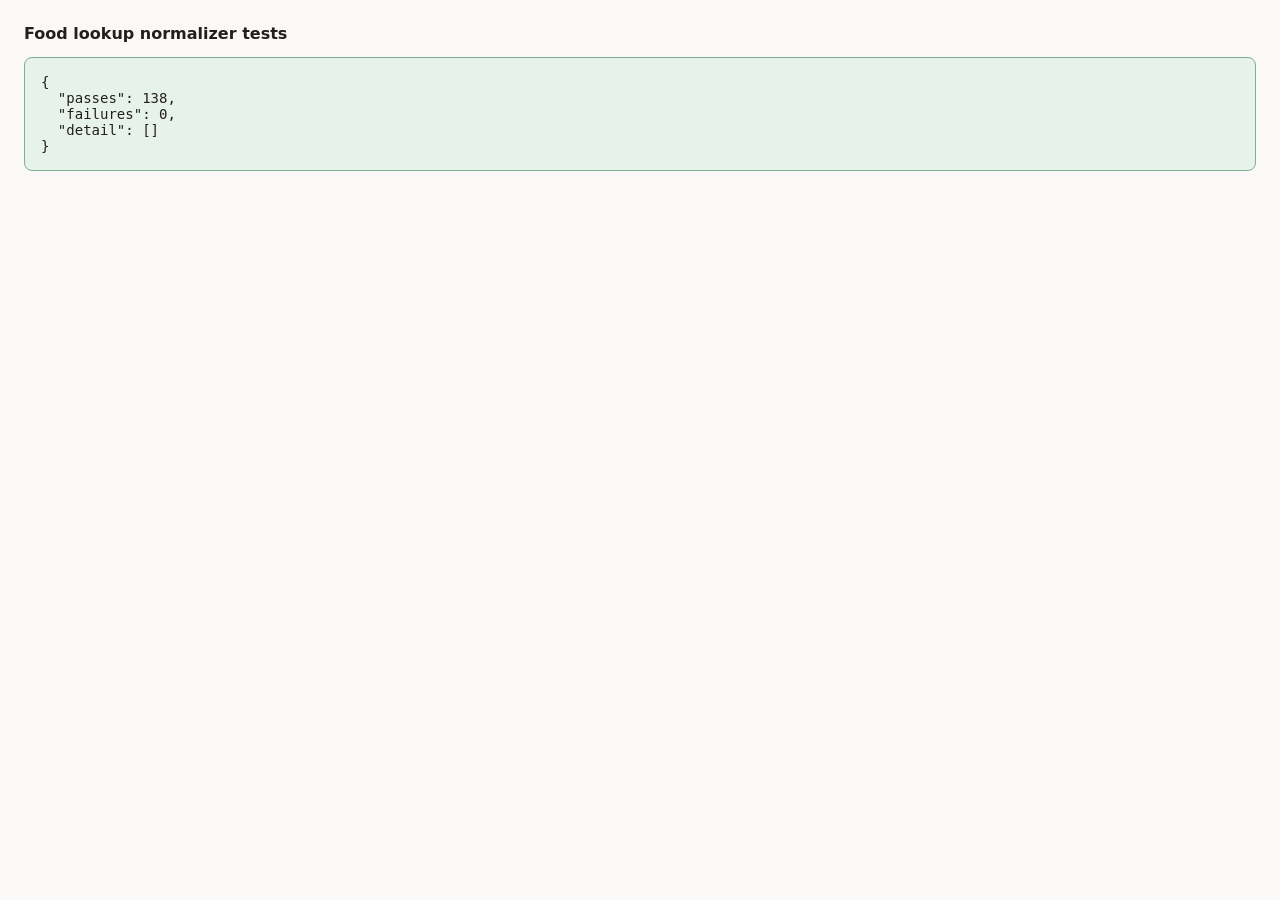
<file: tests/food-tests.html>
<!doctype html>
<html lang="en">
<head>
<meta charset="utf-8">
<title>Trendline — food lookup tests</title>
<style>
  body { font: 14px ui-monospace, Menlo, monospace; margin: 24px; background: #faf9f7; color: #241f1b; }
  h1 { font: 600 16px system-ui, sans-serif; }
  pre { padding: 16px; border-radius: 8px; white-space: pre-wrap; }
  pre.pass { background: #e6f2ea; border: 1px solid #7fae93; }
  pre.fail { background: #fbe6e4; border: 1px solid #d08a84; }
</style>
</head>
<body>
<h1>Food lookup normalizer tests</h1>
<pre id="out">running…</pre>
<script src="../js/core.js"></script>
<script src="../js/store.js"></script>
<script src="../js/foodapi.js"></script>
<script src="food-tests.js"></script>
</body>
</html>
</file>
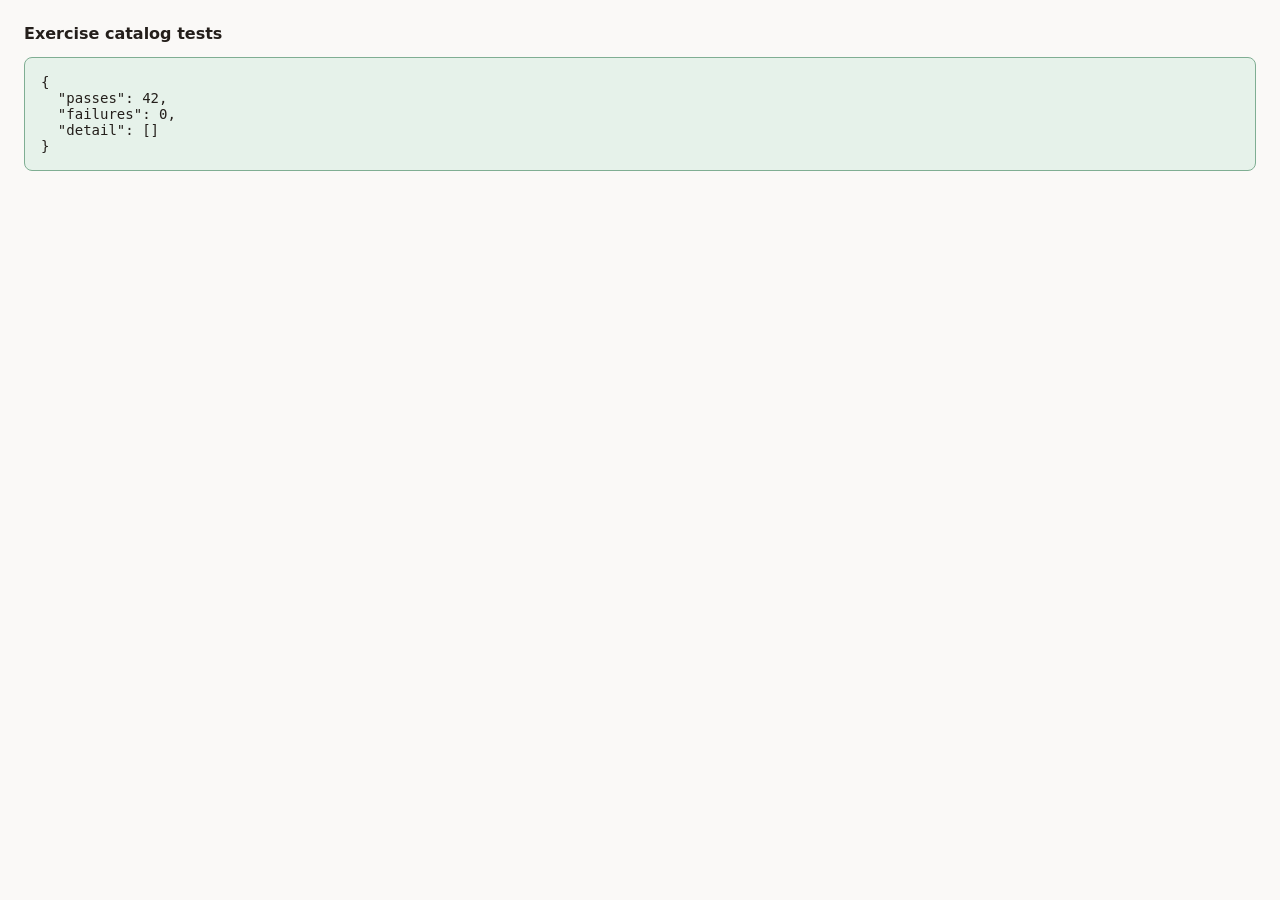
<file: tests/gym-tests.html>
<!doctype html>
<html lang="en">
<head>
<meta charset="utf-8">
<title>Trendline — gym catalog tests</title>
<style>
  body { font: 14px ui-monospace, Menlo, monospace; margin: 24px; background: #faf9f7; color: #241f1b; }
  h1 { font: 600 16px system-ui, sans-serif; }
  pre { padding: 16px; border-radius: 8px; white-space: pre-wrap; }
  pre.pass { background: #e6f2ea; border: 1px solid #7fae93; }
  pre.fail { background: #fbe6e4; border: 1px solid #d08a84; }
</style>
</head>
<body>
<h1>Exercise catalog tests</h1>
<pre id="out">running…</pre>
<script src="../js/gym.js"></script>
<script src="gym-tests.js"></script>
</body>
</html>
</file>
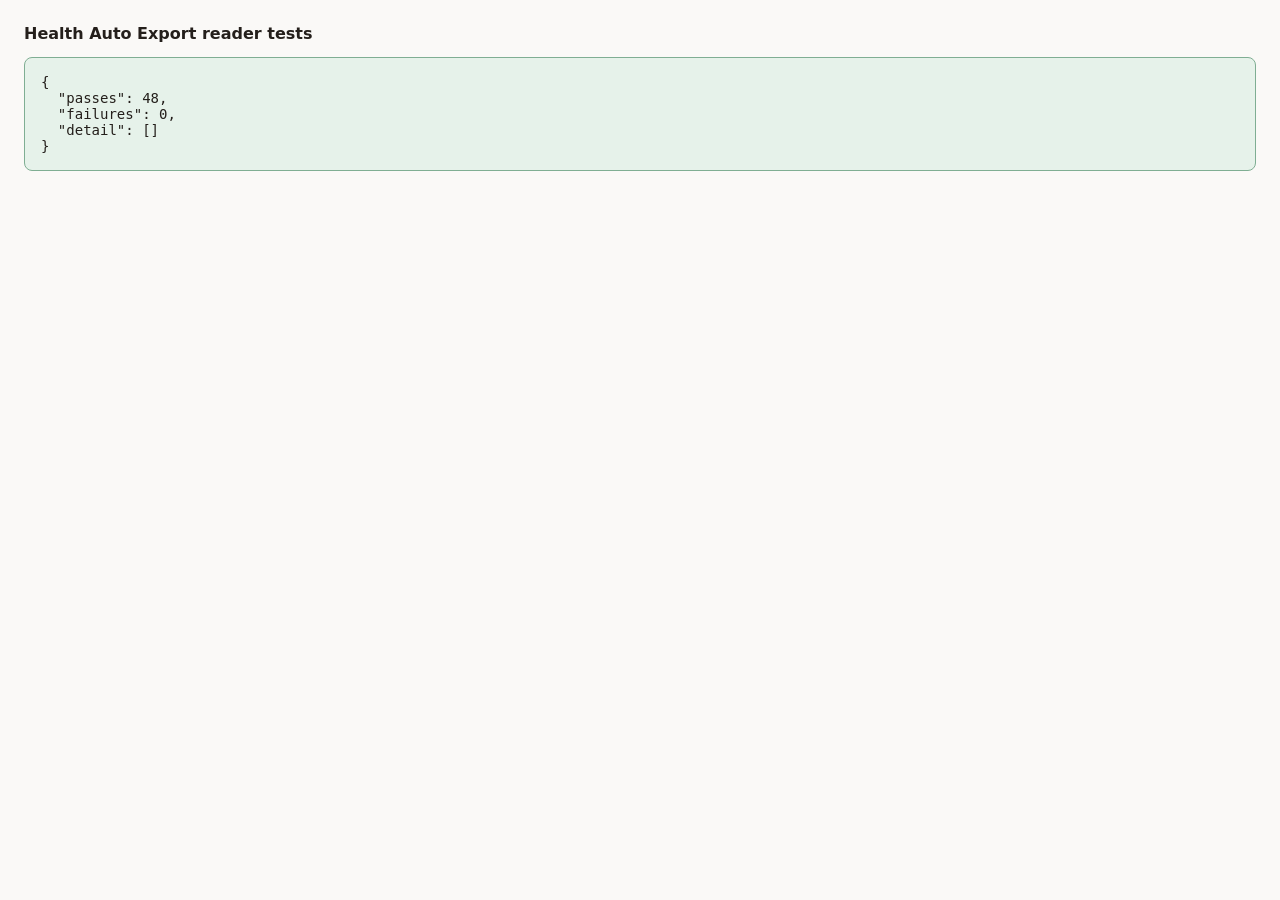
<file: tests/health-tests.html>
<!doctype html>
<html lang="en">
<head>
<meta charset="utf-8">
<title>Trendline — health export tests</title>
<style>
  body { font: 14px ui-monospace, Menlo, monospace; margin: 24px; background: #faf9f7; color: #241f1b; }
  h1 { font: 600 16px system-ui, sans-serif; }
  pre { padding: 16px; border-radius: 8px; white-space: pre-wrap; }
  pre.pass { background: #e6f2ea; border: 1px solid #7fae93; }
  pre.fail { background: #fbe6e4; border: 1px solid #d08a84; }
</style>
</head>
<body>
<h1>Health Auto Export reader tests</h1>
<pre id="out">running…</pre>

<script type="module" src="health-tests.js"></script>
</body>
</html>
</file>
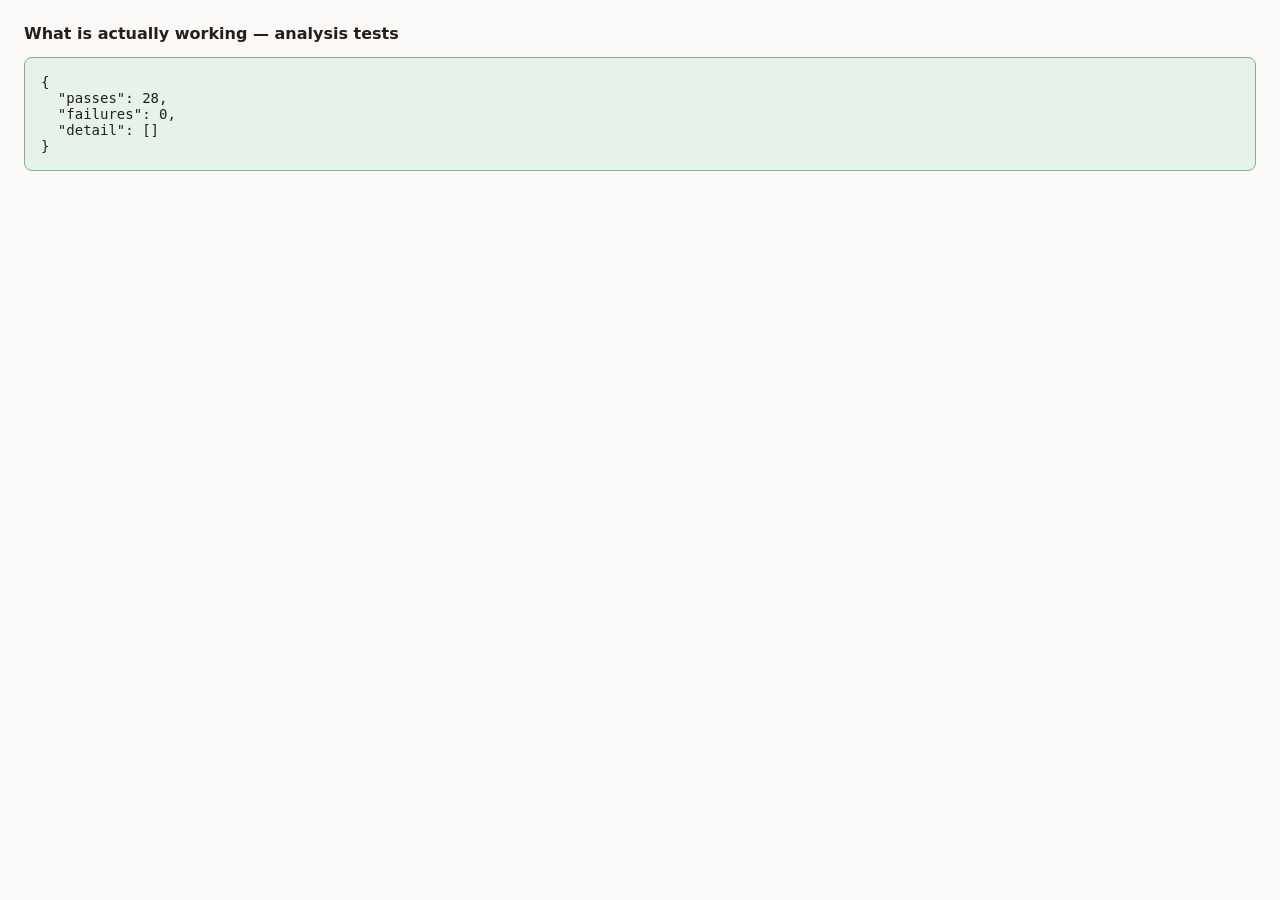
<file: tests/insight-tests.html>
<!doctype html>
<html lang="en">
<head>
<meta charset="utf-8">
<title>Trendline — insight tests</title>
<style>
  body { font: 14px ui-monospace, Menlo, monospace; margin: 24px; background: #faf9f7; color: #241f1b; }
  h1 { font: 600 16px system-ui, sans-serif; }
  pre { padding: 16px; border-radius: 8px; white-space: pre-wrap; }
  pre.pass { background: #e6f2ea; border: 1px solid #7fae93; }
  pre.fail { background: #fbe6e4; border: 1px solid #d08a84; }
</style>
</head>
<body>
<h1>What is actually working — analysis tests</h1>
<pre id="out">running…</pre>
<script src="../js/insight.js"></script>
<script src="insight-tests.js"></script>
</body>
</html>
</file>
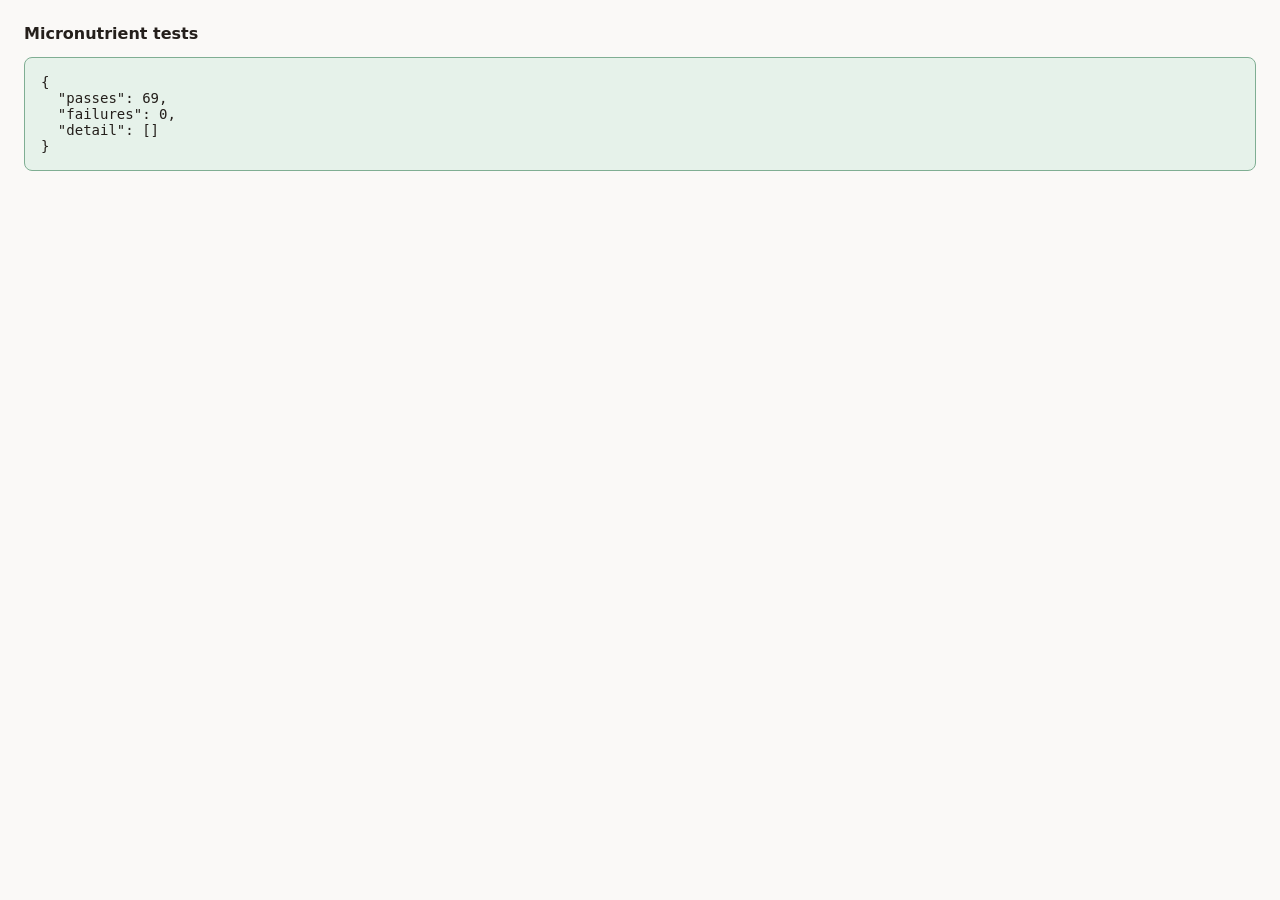
<file: tests/micro-tests.html>
<!doctype html>
<html lang="en">
<head>
<meta charset="utf-8">
<title>Trendline — micronutrient tests</title>
<style>
  body { font: 14px ui-monospace, Menlo, monospace; margin: 24px; background: #faf9f7; color: #241f1b; }
  h1 { font: 600 16px system-ui, sans-serif; }
  pre { padding: 16px; border-radius: 8px; white-space: pre-wrap; }
  pre.pass { background: #e6f2ea; border: 1px solid #7fae93; }
  pre.fail { background: #fbe6e4; border: 1px solid #d08a84; }
</style>
</head>
<body>
<h1>Micronutrient tests</h1>
<pre id="out">running…</pre>
<script src="../js/micros.js"></script>
<script src="micro-tests.js"></script>
</body>
</html>
</file>
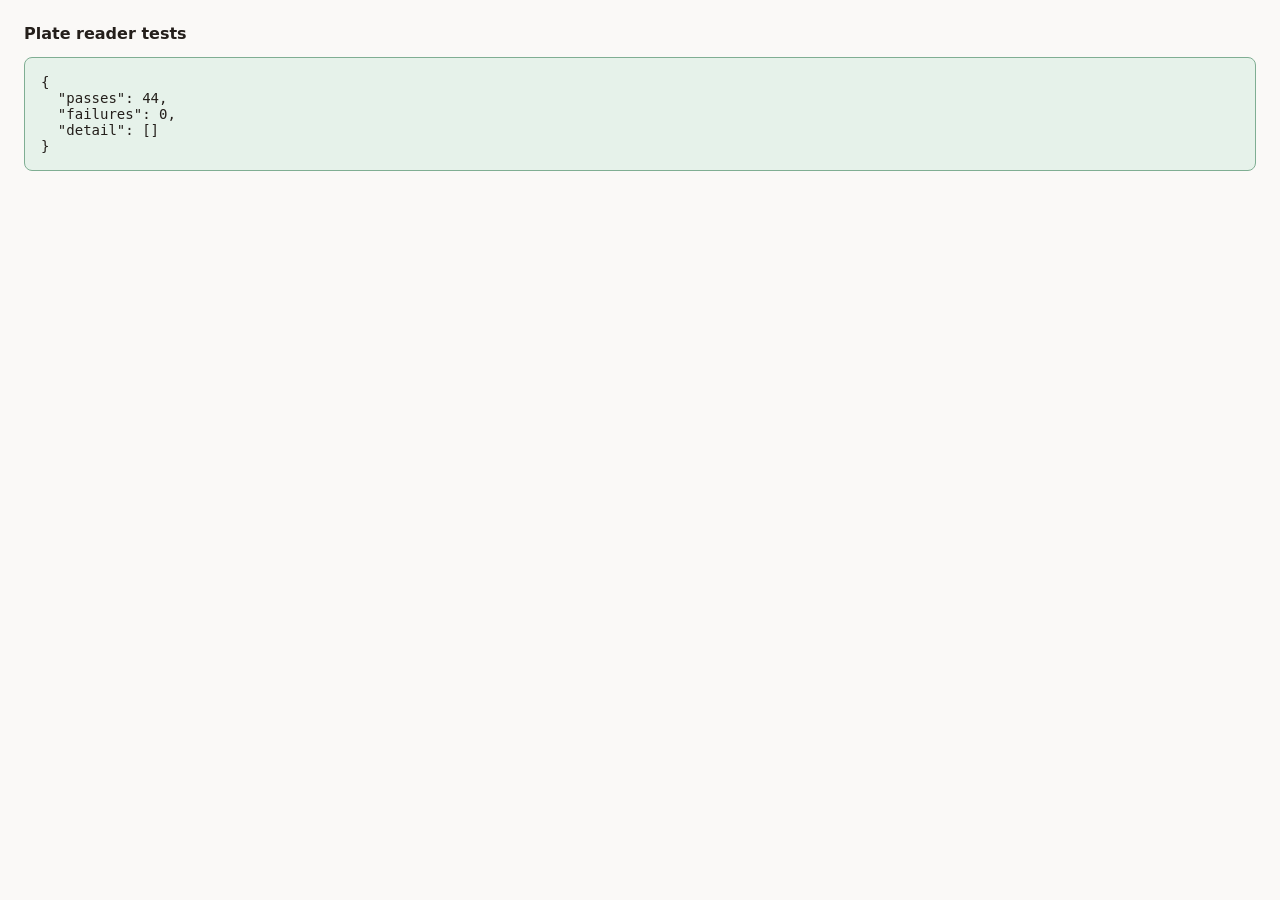
<file: tests/plate-tests.html>
<!doctype html>
<html lang="en">
<head>
<meta charset="utf-8">
<title>Trendline — plate reader tests</title>
<style>
  body { font: 14px ui-monospace, Menlo, monospace; margin: 24px; background: #faf9f7; color: #241f1b; }
  h1 { font: 600 16px system-ui, sans-serif; }
  pre { padding: 16px; border-radius: 8px; white-space: pre-wrap; }
  pre.pass { background: #e6f2ea; border: 1px solid #7fae93; }
  pre.fail { background: #fbe6e4; border: 1px solid #d08a84; }
</style>
</head>
<body>
<h1>Plate reader tests</h1>
<pre id="out">running…</pre>
<script src="../js/plate.js"></script>
<script src="plate-tests.js"></script>
</body>
</html>
</file>
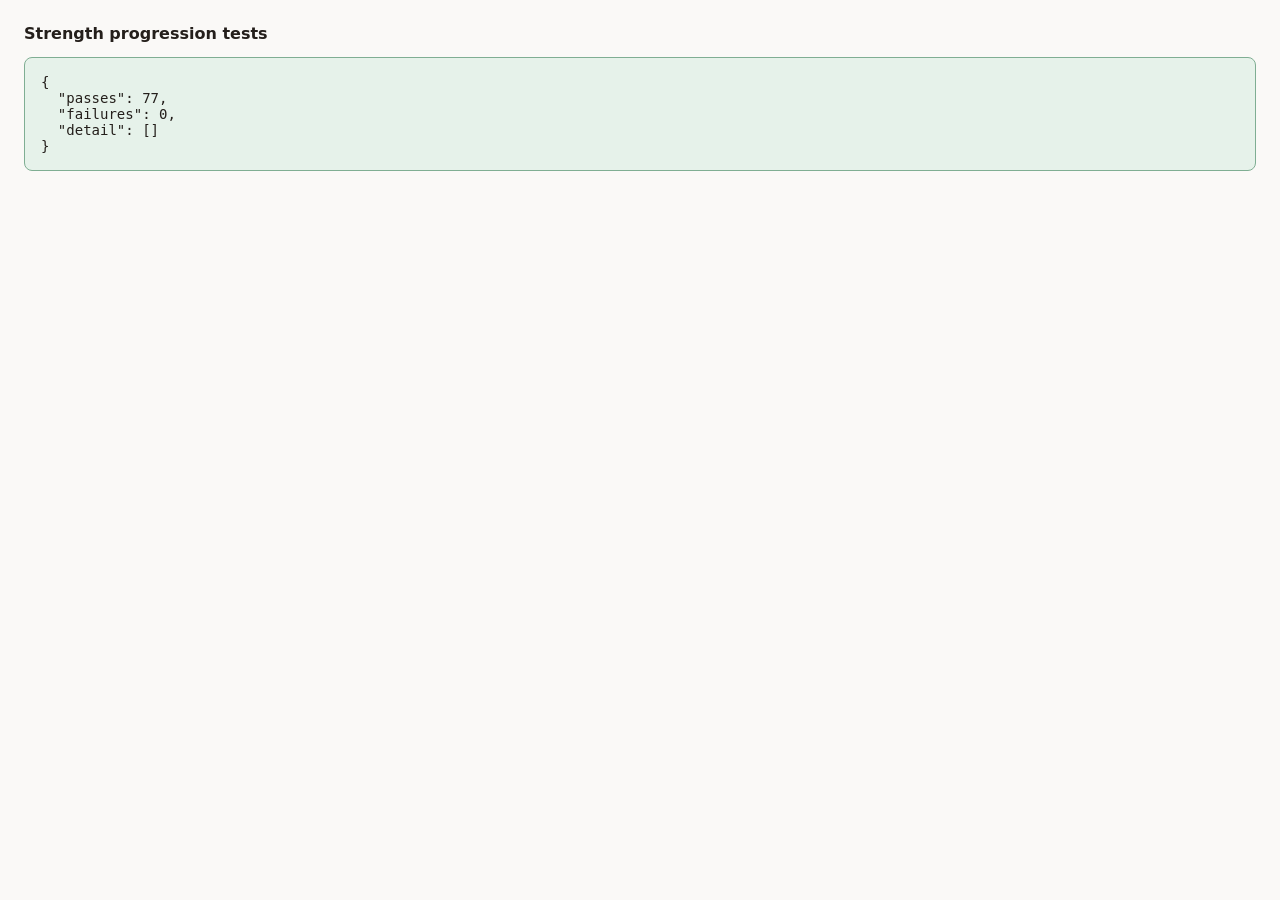
<file: tests/progress-tests.html>
<!doctype html>
<html lang="en">
<head>
<meta charset="utf-8">
<title>Trendline — progression tests</title>
<style>
  body { font: 14px ui-monospace, Menlo, monospace; margin: 24px; background: #faf9f7; color: #241f1b; }
  h1 { font: 600 16px system-ui, sans-serif; }
  pre { padding: 16px; border-radius: 8px; white-space: pre-wrap; }
  pre.pass { background: #e6f2ea; border: 1px solid #7fae93; }
  pre.fail { background: #fbe6e4; border: 1px solid #d08a84; }
</style>
</head>
<body>
<h1>Strength progression tests</h1>
<pre id="out">running…</pre>
<script src="../js/progress.js"></script>
<script src="progress-tests.js"></script>
</body>
</html>
</file>
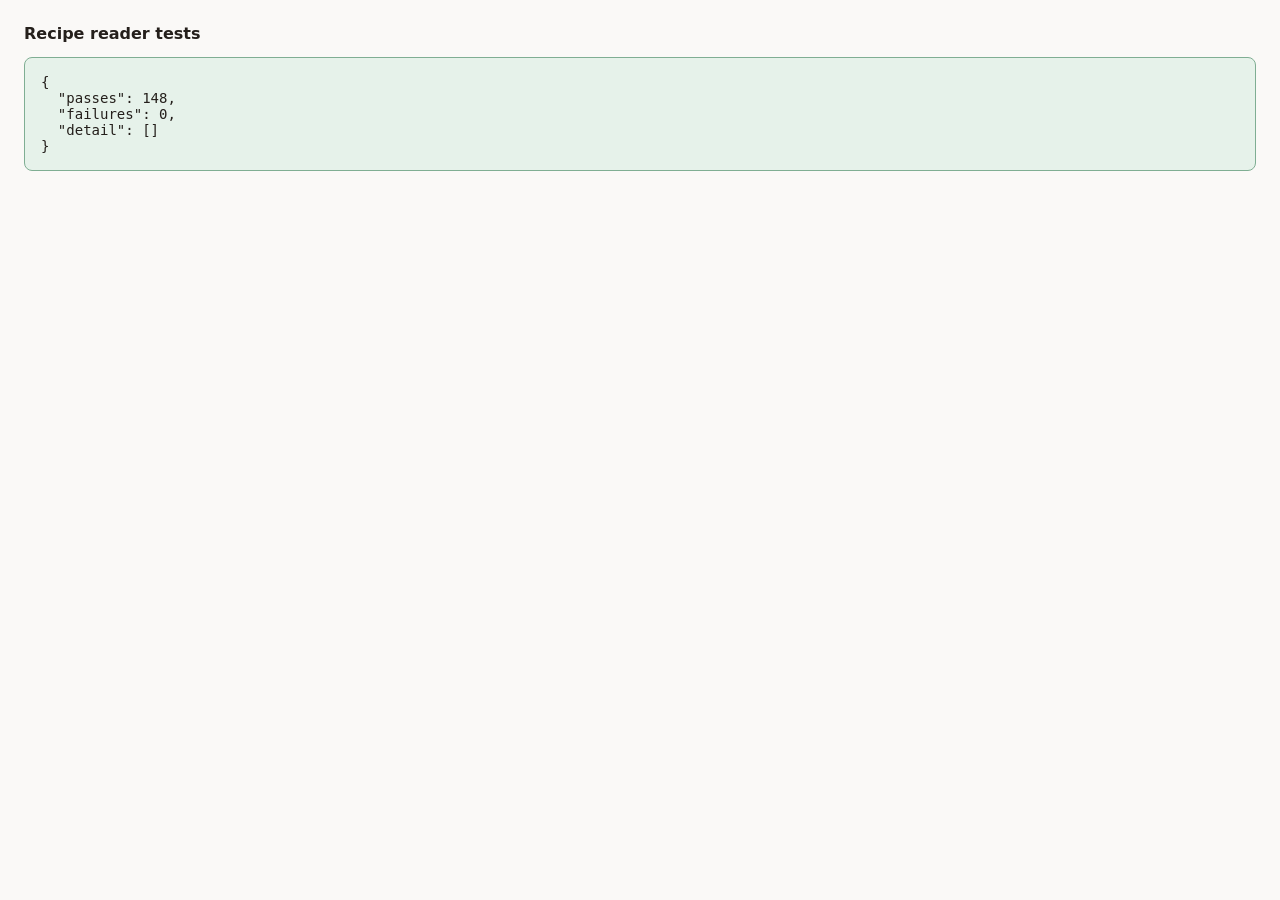
<file: tests/recipe-tests.html>
<!doctype html>
<html lang="en">
<head>
<meta charset="utf-8">
<title>Trendline — recipe reader tests</title>
<style>
  body { font: 14px ui-monospace, Menlo, monospace; margin: 24px; background: #faf9f7; color: #241f1b; }
  h1 { font: 600 16px system-ui, sans-serif; }
  pre { padding: 16px; border-radius: 8px; white-space: pre-wrap; }
  pre.pass { background: #e6f2ea; border: 1px solid #7fae93; }
  pre.fail { background: #fbe6e4; border: 1px solid #d08a84; }
</style>
</head>
<body>
<h1>Recipe reader tests</h1>
<pre id="out">running…</pre>
<script src="../js/recipe.js"></script>
<script src="recipe-fixtures.js"></script>
<script src="recipe-tests.js"></script>
</body>
</html>
</file>
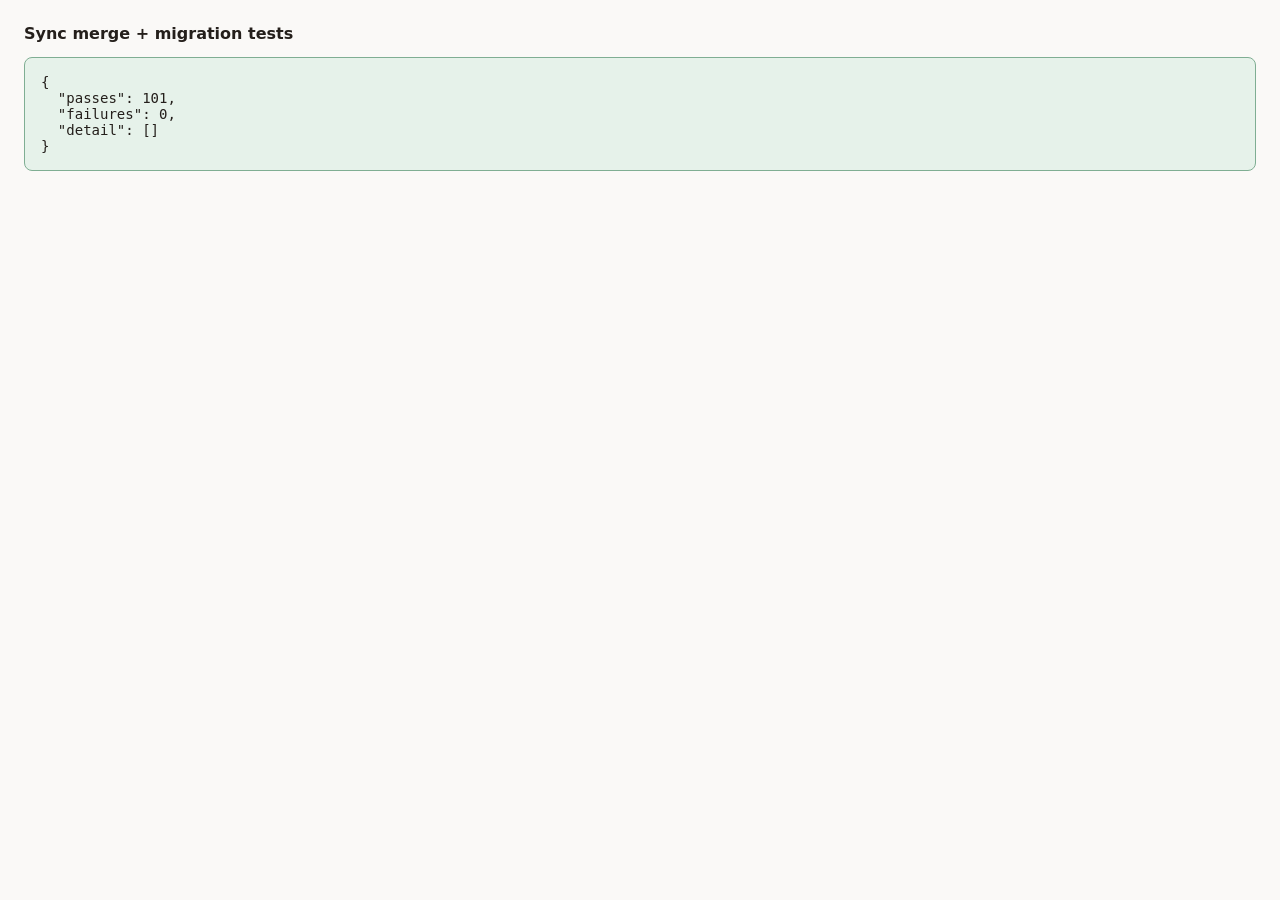
<file: tests/sync-tests.html>
<!doctype html>
<html lang="en">
<head>
<meta charset="utf-8">
<title>Trendline — sync tests</title>
<style>
  body { font: 14px ui-monospace, Menlo, monospace; margin: 24px; background: #faf9f7; color: #241f1b; }
  h1 { font: 600 16px system-ui, sans-serif; }
  pre { padding: 16px; border-radius: 8px; white-space: pre-wrap; }
  pre.pass { background: #e6f2ea; border: 1px solid #7fae93; }
  pre.fail { background: #fbe6e4; border: 1px solid #d08a84; }
</style>
</head>
<body>
<h1>Sync merge + migration tests</h1>
<pre id="out">running…</pre>
<script src="../js/core.js"></script>
<script src="../js/store.js"></script>
<script src="../js/sync.js"></script>
<script src="sync-tests.js"></script>
</body>
</html>
</file>
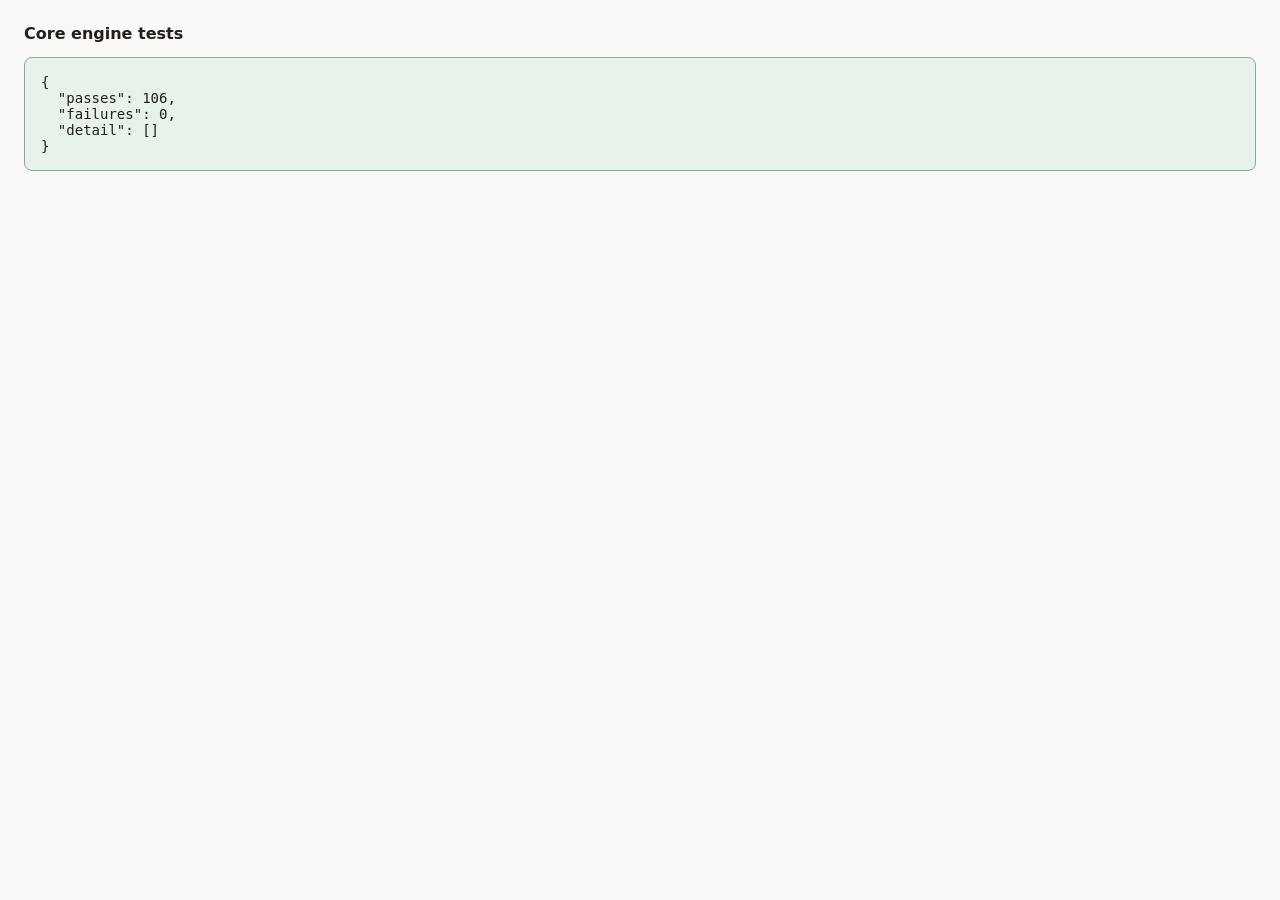
<file: tests/tests.html>
<!doctype html>
<html lang="en">
<head>
<meta charset="utf-8">
<title>Trendline — core tests</title>
<style>
  body { font: 14px ui-monospace, Menlo, monospace; margin: 24px; background: #faf9f7; color: #241f1b; }
  h1 { font: 600 16px system-ui, sans-serif; }
  pre { padding: 16px; border-radius: 8px; white-space: pre-wrap; }
  pre.pass { background: #e6f2ea; border: 1px solid #7fae93; }
  pre.fail { background: #fbe6e4; border: 1px solid #d08a84; }
</style>
</head>
<body>
<h1>Core engine tests</h1>
<pre id="out">running…</pre>
<script src="../js/core.js"></script>
<script src="tests.js"></script>
</body>
</html>
</file>
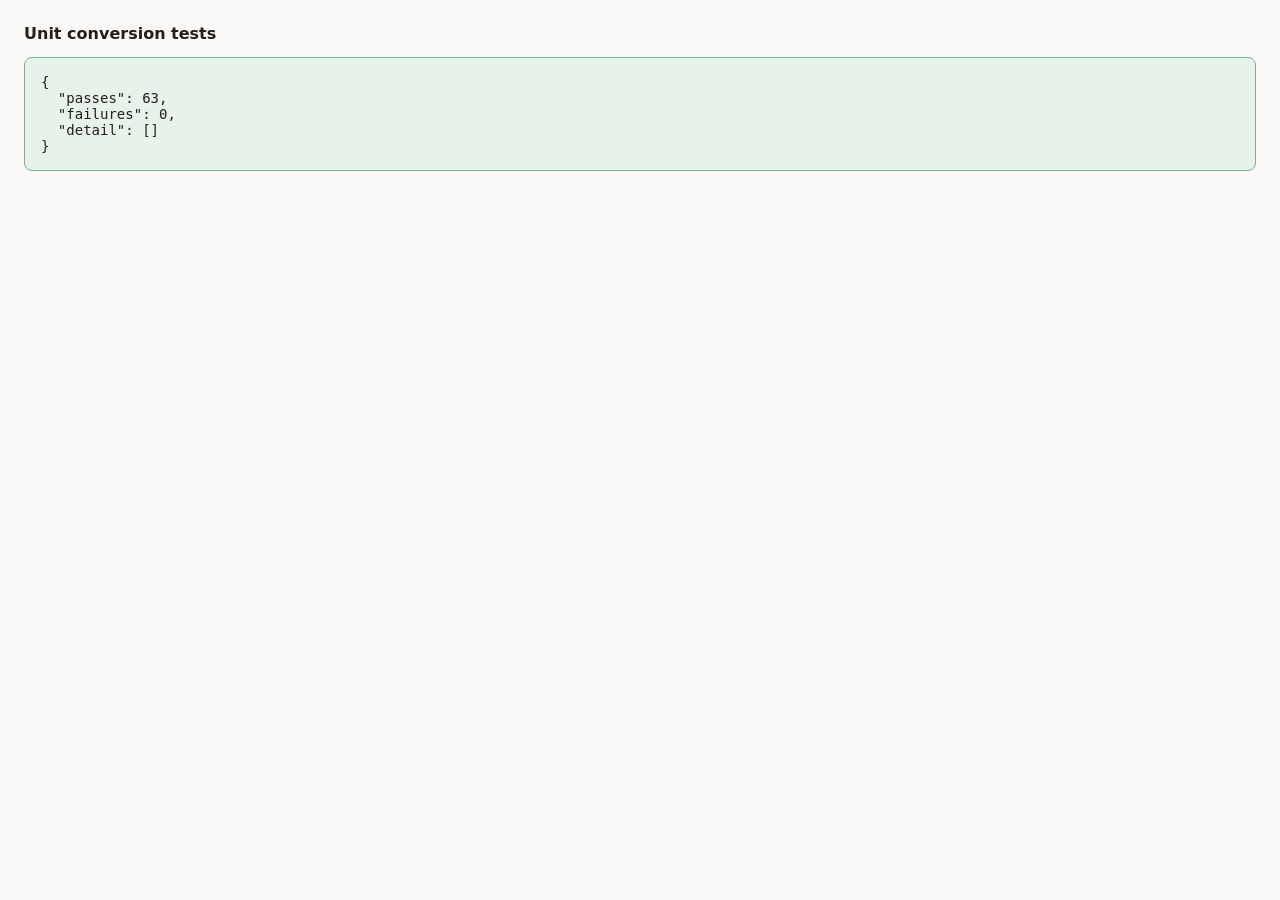
<file: tests/units-tests.html>
<!doctype html>
<html lang="en">
<head>
<meta charset="utf-8">
<title>Trendline — unit tests</title>
<style>
  body { font: 14px ui-monospace, Menlo, monospace; margin: 24px; background: #faf9f7; color: #241f1b; }
  h1 { font: 600 16px system-ui, sans-serif; }
  pre { padding: 16px; border-radius: 8px; white-space: pre-wrap; }
  pre.pass { background: #e6f2ea; border: 1px solid #7fae93; }
  pre.fail { background: #fbe6e4; border: 1px solid #d08a84; }
</style>
</head>
<body>
<h1>Unit conversion tests</h1>
<pre id="out">running…</pre>
<script src="../js/units.js"></script>
<script src="units-tests.js"></script>
</body>
</html>
</file>
<file: styles/app.css>
/* =============================================================
   WEIGHT — STYLES
   Self-contained: tokens live here so the app can be lifted into its
   own repo without dragging a design system behind it.
   Mobile-first. This is a phone app that also works on a desktop.
   ============================================================= */

:root {
  --paper:      oklch(0.985 0.004 80);
  --surface:    oklch(0.965 0.006 80);
  --surface-2:  oklch(0.935 0.008 80);
  --border:     oklch(0.885 0.008 75);
  --text:       oklch(0.22  0.012 60);
  --text-strong:oklch(0.14  0.014 55);
  --text-muted: oklch(0.52  0.012 70);
  --text-faint: oklch(0.66  0.012 75);

  --accent:      oklch(0.38 0.062 155);
  --accent-soft: oklch(0.93 0.030 150);
  --accent-deep: oklch(0.26 0.055 155);

  --warn:      oklch(0.55 0.110 55);
  --warn-soft: oklch(0.94 0.040 70);
  --over:      oklch(0.52 0.140 25);

  --font-body:    "Inter Tight", "Inter", system-ui, -apple-system, sans-serif;
  --font-display: "Source Serif 4", Georgia, serif;
  --font-mono:    "JetBrains Mono", ui-monospace, "SF Mono", Menlo, monospace;

  --s-1: 4px;  --s-2: 8px;  --s-3: 12px; --s-4: 16px;
  --s-5: 20px; --s-6: 24px; --s-8: 32px; --s-10: 40px;

  --radius: 8px;
  --hairline: 1px solid var(--border);
  --page-max: 720px;
}

@media (prefers-color-scheme: dark) {
  :root {
    --paper:      oklch(0.16 0.008 70);
    --surface:    oklch(0.21 0.009 70);
    --surface-2:  oklch(0.26 0.010 70);
    --border:     oklch(0.32 0.010 70);
    --text:       oklch(0.90 0.006 80);
    --text-strong:oklch(0.97 0.005 80);
    --text-muted: oklch(0.68 0.010 75);
    --text-faint: oklch(0.52 0.010 75);
    --accent:      oklch(0.72 0.090 155);
    --accent-soft: oklch(0.28 0.045 155);
    --accent-deep: oklch(0.82 0.080 155);
    --warn:      oklch(0.78 0.100 70);
    --warn-soft: oklch(0.30 0.050 60);
    --over:      oklch(0.70 0.140 25);
  }
}

* { box-sizing: border-box; }

/* The `hidden` attribute only works because the browser's own stylesheet
   says display:none — and ANY author rule with a display beats it, because
   author styles outrank the user agent regardless of specificity. So every
   `.row` and `.card` in here silently ignored `hidden`, and the amount
   editor showed two Servings fields at once with stale values in the row
   that was supposed to be gone.

   One rule, once, rather than a `[hidden]` override per component — the
   scanner overlay already needed its own and that was the warning. */
[hidden] { display: none !important; }

html { -webkit-text-size-adjust: 100%; }

body {
  margin: 0;
  background: var(--paper);
  color: var(--text);
  font-family: var(--font-body);
  font-size: 16px;
  line-height: 1.45;
  /* Room for the fixed tab bar plus the iOS home indicator. */
  padding-bottom: calc(72px + env(safe-area-inset-bottom, 0px));
}

.wrap { max-width: var(--page-max); margin: 0 auto; padding: 0 var(--s-4); }

/* ---------- header ---------- */

/* Same reasoning as .tabs below: opaque rather than blurred, because a
   header that stutters while you scroll is worse than one that hides
   what passes under it. */
.top {
  position: sticky; top: 0; z-index: 20;
  background: var(--paper);
  border-bottom: var(--hairline);
}
.top-in {
  max-width: var(--page-max); margin: 0 auto;
  padding: var(--s-3) var(--s-4);
  display: flex; align-items: center; gap: var(--s-3);
}
.brand {
  font-family: var(--font-display);
  font-size: 1.0625rem; font-weight: 600; letter-spacing: -0.01em;
  color: var(--text-strong); margin: 0; flex: 1;
}
.datenav { display: flex; align-items: center; gap: var(--s-1); }
.datenav .day {
  font-family: var(--font-mono); font-size: 0.8125rem;
  color: var(--text-muted); min-width: 108px; text-align: center;
}

/* ---------- tabs ---------- */

/* Opaque, and on its own compositing layer, on purpose.

   This bar was translucent with a backdrop blur, which looked better
   standing still and came apart in motion: a blurred backdrop has to be
   re-sampled from the page behind it on every frame, and iOS Safari
   gives up on that during a momentum scroll. The bar then lags behind
   the viewport and appears to drift up into the content — which only
   shows on pages long enough to throw, so the tabs that scroll least
   looked fine and Train looked broken.

   translateZ(0) promotes it to a layer of its own so scrolling the page
   underneath does not repaint it at all. An opaque background is what
   makes that possible; the blur is what made it impossible. */
.tabs {
  position: fixed; left: 0; right: 0; bottom: 0; z-index: 30;
  display: flex; background: var(--paper);
  transform: translateZ(0);
  border-top: var(--hairline);
  padding-bottom: env(safe-area-inset-bottom, 0px);
}
.tabs button {
  flex: 1; appearance: none; background: none; border: 0;
  padding: var(--s-3) var(--s-1) var(--s-3);
  font: inherit; font-size: 0.6875rem; letter-spacing: 0.06em;
  text-transform: uppercase; color: var(--text-faint);
  cursor: pointer; border-top: 2px solid transparent; margin-top: -1px;
}
.tabs button[aria-selected="true"] { color: var(--accent); border-top-color: var(--accent); }

.panel { display: none; padding: var(--s-5) 0 var(--s-8); }
.panel.active { display: block; }

/* ---------- cards ---------- */

.card {
  background: var(--surface); border: var(--hairline);
  border-radius: var(--radius); padding: var(--s-4); margin-bottom: var(--s-4);
}
.card > h2 {
  font-size: 0.6875rem; letter-spacing: 0.14em; text-transform: uppercase;
  color: var(--text-muted); margin: 0 0 var(--s-3); font-weight: 600;
}

/* ---------- the daily number ---------- */

.budget { text-align: center; padding: var(--s-5) var(--s-4) var(--s-4); }
.budget .remaining {
  font-family: var(--font-display);
  font-size: clamp(2.75rem, 14vw, 4rem); line-height: 1;
  font-weight: 600; letter-spacing: -0.03em; color: var(--text-strong);
  font-variant-numeric: tabular-nums;
}
.budget.over .remaining { color: var(--over); }
.budget .unit { font-size: 0.8125rem; color: var(--text-muted); letter-spacing: 0.06em;
  text-transform: uppercase; margin-top: var(--s-2); }
.budget .split {
  display: flex; justify-content: center; gap: var(--s-5);
  margin-top: var(--s-4); font-size: 0.8125rem; color: var(--text-muted);
  font-variant-numeric: tabular-nums;
}
.budget .split b { display: block; font-size: 1.0625rem; color: var(--text);
  font-weight: 600; font-family: var(--font-mono); }

.bar { height: 6px; background: var(--surface-2); border-radius: 3px; overflow: hidden; margin-top: var(--s-4); }
.bar > i { display: block; height: 100%; background: var(--accent); border-radius: 3px;
  transition: width 0.25s ease; }
.bar.over > i { background: var(--over); }

/* ---------- macros ---------- */

.macros { display: grid; grid-template-columns: repeat(3, 1fr); gap: var(--s-3); }
.macro .label { font-size: 0.6875rem; letter-spacing: 0.08em; text-transform: uppercase;
  color: var(--text-muted); display: flex; justify-content: space-between; }
.macro .val { font-family: var(--font-mono); font-size: 0.8125rem;
  font-variant-numeric: tabular-nums; color: var(--text); }
.macro .bar { margin-top: var(--s-2); height: 4px; }

/* ---------- forms ---------- */

label.field { display: block; margin-bottom: var(--s-3); }
label.field > span {
  display: block; font-size: 0.6875rem; letter-spacing: 0.1em;
  text-transform: uppercase; color: var(--text-muted); margin-bottom: var(--s-1);
}
input, select, textarea, button { font: inherit; color: inherit; }
input[type="range"] { accent-color: var(--accent); width: 100%; }
input[type="email"],
input[type="text"], input[type="number"], input[type="date"], select, textarea {
  width: 100%; padding: 10px var(--s-3);
  background: var(--paper); color: var(--text);
  border: var(--hairline); border-radius: var(--radius);
  font-variant-numeric: tabular-nums;
}
input:focus-visible, select:focus-visible, textarea:focus-visible, button:focus-visible {
  outline: 2px solid var(--accent); outline-offset: 1px;
}
.row { display: flex; gap: var(--s-2); align-items: flex-end; }
.row > * { flex: 1; }
.row > .grow-0 { flex: 0 0 auto; }

.btn {
  appearance: none; border: var(--hairline); background: var(--surface-2);
  color: var(--text); padding: 10px var(--s-4); border-radius: var(--radius);
  cursor: pointer; font-size: 0.875rem; white-space: nowrap;
}
.btn:hover { border-color: var(--text-faint); }
.btn.primary { background: var(--accent); border-color: var(--accent); color: var(--paper); }
.btn.primary:hover { background: var(--accent-deep); border-color: var(--accent-deep); }
.btn.ghost { background: none; border-color: transparent; color: var(--text-muted); padding: 6px var(--s-2); }
.btn.ghost:hover { color: var(--over); border-color: transparent; }
.btn.icon { padding: 8px 12px; font-family: var(--font-mono); }
.btn.danger { color: var(--over); border-color: var(--over); background: none; }

/* ---------- lists ---------- */

.list { list-style: none; margin: 0; padding: 0; }
.list li {
  display: flex; align-items: center; gap: var(--s-3);
  padding: var(--s-3) 0; border-bottom: 1px solid var(--border);
}
.list li:last-child { border-bottom: 0; }
.list .name { flex: 1; min-width: 0; }
.list .name b { display: block; font-weight: 500; font-size: 0.9375rem;
  overflow: hidden; text-overflow: ellipsis; white-space: nowrap; }
.list .name small { color: var(--text-muted); font-size: 0.75rem;
  font-family: var(--font-mono); }
.list .kcal { font-family: var(--font-mono); font-variant-numeric: tabular-nums;
  font-size: 0.9375rem; }

.empty { color: var(--text-faint); font-size: 0.875rem; padding: var(--s-4) 0; text-align: center; }

/* ---------- habits ---------- */

.habit {
  display: flex; align-items: center; gap: var(--s-3);
  padding: var(--s-3) 0; border-bottom: 1px solid var(--border); cursor: pointer;
}
.habit:last-child { border-bottom: 0; }
.habit input[type="checkbox"] { width: 22px; height: 22px; accent-color: var(--accent);
  flex: 0 0 auto; cursor: pointer; }
.habit .name { flex: 1; font-size: 0.9375rem; }
.habit .streak { font-family: var(--font-mono); font-size: 0.75rem; color: var(--text-muted); }
.habit .streak.hot { color: var(--accent); }

.grid30 { display: grid; grid-template-columns: repeat(15, 1fr); gap: 3px; margin-top: var(--s-2); }
.grid30 i { display: block; aspect-ratio: 1; border-radius: 2px; background: var(--surface-2); }
.grid30 i.on { background: var(--accent); }

/* ---------- stats ---------- */

.stats { display: grid; grid-template-columns: repeat(2, 1fr); gap: var(--s-4) var(--s-3); }
.stat .k { font-size: 0.6875rem; letter-spacing: 0.1em; text-transform: uppercase;
  color: var(--text-muted); }
.stat .v { font-family: var(--font-mono); font-size: 1.25rem; font-variant-numeric: tabular-nums;
  color: var(--text-strong); margin-top: 2px; }
.stat .n { font-size: 0.75rem; color: var(--text-faint); }

.note {
  font-size: 0.8125rem; color: var(--text-muted); line-height: 1.5;
  background: var(--warn-soft); border-left: 2px solid var(--warn);
  padding: var(--s-3); border-radius: 0 var(--radius) var(--radius) 0; margin-top: var(--s-3);
}
.note.plain { background: none; border-left-color: var(--border); }

/* ---------- chart ---------- */

.chart { width: 100%; height: auto; display: block; overflow: visible; }
.chart .axis { stroke: var(--border); stroke-width: 1; }
.chart .gridline { stroke: var(--border); stroke-width: 1; stroke-dasharray: 2 4; opacity: 0.7; }
.chart .raw { fill: var(--text-faint); }
.chart .trendline { fill: none; stroke: var(--accent); stroke-width: 2.5;
  stroke-linejoin: round; stroke-linecap: round; }
.chart .goalline { stroke: var(--warn); stroke-width: 1.5; stroke-dasharray: 5 4; }
.chart .tick { fill: var(--text-faint); font-size: 10px; font-family: var(--font-mono); }
.chart .goaltag { fill: var(--warn); font-size: 10px; font-family: var(--font-mono); }
.chart .barfill { fill: var(--accent); opacity: 0.45; }
.chart .barfill.over { fill: var(--over); opacity: 0.6; }
.chart .targetline { stroke: var(--accent); stroke-width: 1.5; stroke-dasharray: 4 3; }
/* A protein day that fell short. Faded rather than reddened: missing
   protein is worth seeing, but it is not the same kind of event as
   eating past your calorie target. */
.chart .barfill.short { fill: var(--text-faint); opacity: 0.4; }
/* The average of the logged days — the number that actually means
   something, since one day of macros is mostly what was in the fridge. */
.chart .meanline { stroke: var(--text-muted); stroke-width: 1.5; }

.legend { display: flex; gap: var(--s-4); font-size: 0.75rem; color: var(--text-muted);
  margin-top: var(--s-2); flex-wrap: wrap; }
.legend i { display: inline-block; width: 10px; height: 10px; border-radius: 2px;
  margin-right: 5px; vertical-align: -1px; }

.seg { display: flex; gap: 2px; background: var(--surface-2); padding: 2px;
  border-radius: var(--radius); }
.seg button { flex: 1; appearance: none; border: 0; background: none; cursor: pointer;
  padding: 6px; font-size: 0.75rem; border-radius: 6px; color: var(--text-muted); }
.seg button[aria-pressed="true"] { background: var(--paper); color: var(--text-strong); }

/* Sync pill in the header. Small, always visible, tappable to force a
   sync — the status of your data should never require a menu. */
.pill {
  appearance: none; border: var(--hairline); background: var(--surface);
  color: var(--text-muted); cursor: pointer;
  font-size: 0.6875rem; letter-spacing: 0.06em; text-transform: uppercase;
  padding: 4px 10px; border-radius: 999px; white-space: nowrap;
  font-family: var(--font-body);
}
.pill.ok    { color: var(--accent); border-color: var(--accent-soft); background: var(--accent-soft); }
.pill.warn  { color: var(--warn);   border-color: var(--warn-soft);   background: var(--warn-soft); }
.pill.muted { color: var(--text-faint); }

code {
  font-family: var(--font-mono); font-size: 0.8125em;
  background: var(--surface-2); padding: 1px 5px; border-radius: 3px;
}

.hint { font-size: 0.75rem; color: var(--text-faint); margin-top: var(--s-2); }
/* A hint with nothing in it is still eight pixels of margin. Several
   of these are written on every render and shown only sometimes. */
.hint:empty { display: none; }
.sr { position: absolute; width: 1px; height: 1px; overflow: hidden; clip: rect(0 0 0 0); }

@media (min-width: 600px) {
  .stats { grid-template-columns: repeat(4, 1fr); }
}

/* =============================================================
   BARCODE SCANNER

   Full-screen because a viewfinder in a card is a viewfinder nobody
   can aim. Fixed rather than a dialog element: <dialog> on iOS still
   fights the on-screen keyboard, and the manual-entry field below the
   camera has to stay reachable.
   ============================================================= */
.scanner {
  position: fixed; inset: 0; z-index: 50;
  background: oklch(0.14 0.01 70 / 0.94);
  display: flex; align-items: center; justify-content: center;
  padding: var(--s-4);
  padding-bottom: max(var(--s-4), env(safe-area-inset-bottom));
}
.scanner-in {
  width: 100%; max-width: 460px;
  background: var(--paper); border-radius: var(--radius);
  border: var(--hairline); padding: var(--s-4);
}
.scanner-head {
  display: flex; align-items: center; justify-content: space-between;
  margin-bottom: var(--s-3);
}
.scanner-head b { font-family: var(--font-display); font-size: 1.0625rem; }

/* The library injects a <video> sized to its own idea of the box, so
   the frame is constrained here and the video told to cover it. */
.scanner-view {
  width: 100%; aspect-ratio: 4 / 3;
  background: oklch(0.10 0 0); border-radius: var(--radius);
  overflow: hidden; margin-bottom: var(--s-2);
}
.scanner-view video, .scanner-view canvas {
  width: 100% !important; height: 100% !important; object-fit: cover; display: block;
}
.scanner-view img { display: none; }   /* the library's placeholder logo */

/* Results of an online lookup. Tapping a row logs it, so the whole row
   is the target and there is no separate "add" button to miss. */
.result {
  display: flex; align-items: center; gap: var(--s-2);
  width: 100%; text-align: left; cursor: pointer;
  background: none; border: 0; border-bottom: var(--hairline);
  padding: var(--s-3) 0; color: inherit; font: inherit;
}
.result:last-child { border-bottom: 0; }
.result:hover { background: var(--surface); }
.result .name { flex: 1; min-width: 0; }
.result .name b {
  display: block; font-weight: 500; font-size: 0.9375rem;
  overflow: hidden; text-overflow: ellipsis; white-space: nowrap;
}
.result .name small {
  color: var(--text-muted); font-size: 0.75rem;
  overflow: hidden; text-overflow: ellipsis; white-space: nowrap; display: block;
}
.result .kcal {
  font-family: var(--font-mono); font-variant-numeric: tabular-nums;
  font-size: 0.875rem; color: var(--text-muted); flex: 0 0 auto;
}

/* A logged line is a button: tapping it opens the amount editor. Styled
   to look like the list row it replaces rather than like a control —
   the affordance is the whole row, which is the only target big enough
   to hit reliably on a phone. */
.list .rowedit {
  display: flex; align-items: center; gap: var(--s-2);
  flex: 1; min-width: 0; text-align: left;
  background: none; border: 0; padding: 0; margin: 0;
  color: inherit; font: inherit; cursor: pointer;
}
.list .rowedit:hover .name b { color: var(--accent); }

/* Tag chips. A filter you can hit with a thumb, showing what is actually
   in use rather than a free-text box you have to remember the spelling
   for — tags nobody can find again are tags nobody keeps adding. */
.tagbar { display: flex; flex-wrap: wrap; gap: var(--s-2); margin: var(--s-2) 0 var(--s-3); }
.tagbar:empty { display: none; }
.chip {
  appearance: none; cursor: pointer;
  border: var(--hairline); background: var(--surface); color: var(--text-muted);
  font: inherit; font-size: 0.75rem; padding: 4px 10px; border-radius: 999px;
  white-space: nowrap;
}
.chip[aria-pressed="true"] {
  background: var(--accent-soft); border-color: var(--accent); color: var(--accent);
}
.chip .n { opacity: 0.6; margin-left: 4px; font-family: var(--font-mono); }

/* Tags on a library row, shown as plain text — they are context here,
   not controls, and a second set of tappable chips in a list row is
   noise competing with the row itself. */
.list .tags { color: var(--text-faint); font-size: 0.6875rem; }

/* =============================================================
   THE SET LOGGER

   Sized for a phone held in one hand between sets: the whole row is
   readable at a glance and the only control is a button big enough to
   hit without looking carefully.
   ============================================================= */
.exhead { padding: var(--s-4) 0 var(--s-2); }
.exhead b { display: block; font-weight: 500; font-size: 0.9375rem; }
.exhead small { display: block; color: var(--text-faint); font-size: 0.6875rem; margin-top: 2px; }

.setrow {
  display: flex; align-items: center; gap: var(--s-3);
  padding: var(--s-2) 0; border-bottom: var(--hairline);
}
.setrow:last-child { border-bottom: 0; }
.setrow .n {
  flex: 0 0 22px; text-align: center;
  font-family: var(--font-mono); font-size: 0.75rem; color: var(--text-faint);
}
.setrow .prescribed { flex: 1; font-size: 0.8125rem; color: var(--text-muted); }
.setrow .actual {
  font-family: var(--font-mono); font-variant-numeric: tabular-nums;
  font-size: 0.875rem; white-space: nowrap;
}
.setrow .actual.todo { color: var(--text-faint); }
/* A logged set recedes. What matters while training is the next set,
   not admiring the ones already done. */
.setrow.done .prescribed { color: var(--text-faint); }
.setrow.done .actual { color: var(--accent); }

/* The header menu. Foods, Habits and Setup live here rather than in the
   bottom bar: six tabs across a phone gave each about sixty pixels, and
   the two hardest to hit were the two opened least often. */
.menu {
  position: sticky; top: 52px; z-index: 20;
  background: var(--paper); border-bottom: var(--hairline);
  box-shadow: 0 8px 24px oklch(0 0 0 / 0.10);
}
.menu button {
  display: block; width: 100%; text-align: left;
  background: none; border: 0; border-bottom: var(--hairline);
  padding: var(--s-4) var(--s-4); font: inherit; font-size: 0.9375rem;
  color: var(--text); cursor: pointer;
}
.menu button:last-child { border-bottom: 0; }
.menu button:hover { background: var(--surface); }
.menu button[aria-current="page"] { color: var(--accent); font-weight: 500; }

/* What the progression model says, on the exercise it says it about.
   Colour carries the direction so it reads at a glance mid-set; the
   sentence underneath carries the reason, for when you want it. */
.advice {
  display: inline-block; margin-left: var(--s-2);
  font-size: 0.6875rem; letter-spacing: 0.04em; text-transform: uppercase;
  padding: 2px 8px; border-radius: 999px;
  background: var(--surface-2); color: var(--text-muted);
}
.advice.increase { background: var(--accent-soft); color: var(--accent); }
.advice.reduce   { background: var(--warn-soft);   color: var(--warn); }
.advice.add_reps, .advice.progress_variation {
  background: var(--accent-soft); color: var(--accent);
}


/* ---------- micronutrients ----------

   A bar per nutrient, because the question is always "how far along am
   I" and a number alone does not answer it at a glance. The bar is
   capped at 100% of its track but the figure is not, so 240% of the
   sodium ceiling reads as a full bar and a number that says 240 —
   rather than a bar that looks identical to a perfect day. */

.micro-row {
  display: flex; align-items: baseline; gap: var(--s-3);
  padding: var(--s-2) 0; border-bottom: var(--hairline);
}
.micro-row:last-child { border-bottom: 0; }
.micro-row .mname { flex: 1; font-size: 0.875rem; }
.micro-row .mamt {
  font-family: var(--font-mono); font-size: 0.75rem; color: var(--text-muted);
  white-space: nowrap;
}
.micro-row .mpct {
  font-family: var(--font-mono); font-size: 0.8125rem; width: 52px;
  text-align: right; color: var(--text);
}
.micro-track {
  flex: 0 0 84px; height: 6px; background: var(--surface-2);
  border-radius: 3px; overflow: hidden;
}
.micro-track i { display: block; height: 100%; background: var(--accent); }

.micro-row.met    .mpct { color: var(--accent); }
.micro-row.met    .micro-track i { background: var(--accent); }
.micro-row.close  .micro-track i { background: var(--accent); opacity: 0.6; }
.micro-row.short  .micro-track i { background: var(--text-faint); }
.micro-row.over   .mpct { color: var(--over); }
.micro-row.over   .micro-track i { background: var(--over); }
.micro-row.ok     .micro-track i { background: var(--accent); opacity: 0.5; }

/* Thin data is greyed rather than coloured. Colour is a verdict, and a
   verdict on a quarter of a day is not one. */
.micro-row.thin .mpct,
.micro-row.thin .mname { color: var(--text-faint); }
.micro-row.thin .micro-track i { background: var(--text-faint); opacity: 0.5; }
.micro-row.unknown .mpct { color: var(--text-faint); }

.micro-head {
  font-size: 0.6875rem; letter-spacing: 0.08em; text-transform: uppercase;
  color: var(--text-faint); margin: var(--s-4) 0 var(--s-1);
}
.micro-head:first-child { margin-top: 0; }


/* ---------- a scanned plate ----------

   Confidence is shown on every row and never as a colour alone: a
   photograph of rice deserves "low" written on it, not a subtle tint
   that reads as decoration. */

.plate-item { display: flex; flex-wrap: wrap; align-items: baseline; gap: var(--s-2); }
.plate-item .pname { flex: 1 1 100%; font-weight: 500; }
.plate-item .pamt { width: 74px; }
.plate-item .pamt input {
  width: 100%; padding: var(--s-1) var(--s-2); font: inherit; font-size: 0.8125rem;
  background: var(--paper); color: var(--text);
  border: var(--hairline); border-radius: var(--radius);
}
.plate-item .pmacro {
  font-family: var(--font-mono); font-size: 0.75rem; color: var(--text-muted); flex: 1;
}
.plate-item .pkcal { font-family: var(--font-mono); font-size: 0.875rem; }

.conf {
  font-size: 0.625rem; letter-spacing: 0.06em; text-transform: uppercase;
  padding: 1px 6px; border-radius: 999px; border: var(--hairline); color: var(--text-muted);
}
.conf.low { color: var(--warn); border-color: var(--warn); }
.conf.medium { color: var(--text-muted); }
.conf.high { color: var(--accent); border-color: var(--accent); }

/* A row whose numbers came from a database rather than a guess. The
   distinction is the whole point of allowing the swap. */
.src { font-size: 0.625rem; letter-spacing: 0.06em; text-transform: uppercase; color: var(--text-faint); }
.src.usda { color: var(--accent); }


/* ---------- the add-food sheet ----------

   Same shape as the scanner overlay, but scrollable: it holds whichever
   panel is in play, and some of them are tall. */

.sheet {
  position: fixed; inset: 0; z-index: 55;
  background: oklch(0.14 0.01 70 / 0.94);
  display: flex; align-items: flex-end; justify-content: center;
}
.sheet-in {
  width: 100%; max-width: 560px; max-height: 92vh;
  display: flex; flex-direction: column;
  background: var(--paper);
  border: var(--hairline); border-bottom: 0;
  border-radius: var(--radius) var(--radius) 0 0;
  padding: var(--s-4);
  padding-bottom: max(var(--s-4), env(safe-area-inset-bottom));
}
@media (min-width: 640px) {
  .sheet { align-items: center; }
  .sheet-in { border-bottom: var(--hairline); border-radius: var(--radius); }
}
.sheet-head {
  display: flex; align-items: center; justify-content: space-between;
  margin-bottom: var(--s-3);
}
.sheet-head b { font-family: var(--font-display); font-size: 1.0625rem; }
.sheet-body { overflow-y: auto; margin-top: var(--s-4); }

/* Panels inside the sheet are already cards elsewhere in the page; in
   here they are the content, so the card chrome comes off. */
.sheet-body .card { border: 0; padding: 0; margin: var(--s-4) 0 0; background: none; }


/* =============================================================
   THUMB TARGETS

   Everything repeated, one-handed, moving. WCAG 2.2 asks for 24x24 as
   a floor; the iOS convention is 44x44 and that is what a phone held
   in one hand while walking actually needs, so 44 is the number here.

   Applied by opting in rather than to `.btn` wholesale: a row of four
   macro fields in a settings form does not need forty-four pixels of
   height each, and giving it them pushes the thing underneath off the
   screen for no gain.
   ============================================================= */

.btn.tap { min-height: 44px; }
.btn.icon { min-width: 44px; min-height: 44px; }
/* The remove control on a logged line, and its equivalents. Small
   glyphs, hit while holding a phone. */
.list .btn.ghost { min-width: 44px; min-height: 44px; }


/* =============================================================
   WHAT IS WORKING

   One to three findings under the calorie number. The sentence leads;
   the evidence under it is smaller but never hidden, because the day
   counts are what separate this from a horoscope.

   A finding that helps and one that hurts are told apart by a rule on
   the left rather than by colouring the text: the claim is the same
   strength either way, and only the direction differs.
   ============================================================= */

.finding {
  padding: var(--s-3) 0 var(--s-3) var(--s-3);
  border-left: 2px solid var(--border);
  border-bottom: 1px solid var(--border);
}
.finding:last-child { border-bottom: 0; padding-bottom: 0; }
.finding:first-child { padding-top: 0; }
.finding.helps { border-left-color: var(--accent); }
.finding.hurts { border-left-color: var(--warn); }
.finding p { margin: 0; }
.finding .said { font-size: 0.9375rem; line-height: 1.4; color: var(--text); }
.finding .context {
  font-size: 0.8125rem; line-height: 1.45; color: var(--text-muted); margin-top: var(--s-2);
}
.finding .evidence {
  font-family: var(--font-mono); font-size: 0.6875rem;
  font-variant-numeric: tabular-nums; color: var(--text-faint); margin-top: var(--s-2);
}

/* =============================================================
   WHERE A SEARCH RUNS OUT

   Not an error message. The two routes that answer when the database
   does not, named and tappable at the moment of the miss.
   ============================================================= */

.nextsteps {
  display: grid; grid-template-columns: repeat(2, minmax(0, 1fr));
  gap: var(--s-2); margin-top: var(--s-3);
}


/* =============================================================
   ADDED · UNDO

   Sits above the tab bar, says what landed, and offers to take it
   back. Undo rather than a confirm step, because a confirm on the
   action performed eight times a day is a toll paid eight times.

   Inverted against the page in both themes: --text-strong on --paper
   is dark-on-light in light mode and light-on-dark in dark, so the
   contrast holds without a second palette.
   ============================================================= */

.toast {
  position: fixed; z-index: 60;
  left: var(--s-4); right: var(--s-4);
  bottom: calc(72px + env(safe-area-inset-bottom, 0px) + var(--s-2));
  max-width: calc(var(--page-max) - var(--s-8));
  margin: 0 auto;
  display: flex; align-items: center; gap: var(--s-3);
  padding: var(--s-2) var(--s-2) var(--s-2) var(--s-4);
  background: var(--text-strong); color: var(--paper);
  border-radius: var(--radius);
  box-shadow: 0 8px 24px oklch(0 0 0 / 0.22);
  font-size: 0.875rem;
}
.toast > span { flex: 1; min-width: 0; }
.toast .btn {
  background: none; border: 1px solid currentColor; color: inherit;
  padding: 8px var(--s-3);
}
.toast .btn:hover { background: oklch(0.5 0 0 / 0.25); border-color: currentColor; }


/* =============================================================
   CATCH UP

   The last week, with a dot on the days that have something in them.
   Backfilling a weekend was previously two taps of an arrow per day
   plus a label to re-read; it is one tap from here.
   ============================================================= */

.datestrip {
  position: sticky; top: 52px; z-index: 19;
  background: var(--paper); border-bottom: var(--hairline);
}
.datestrip-in {
  max-width: var(--page-max); margin: 0 auto;
  padding: var(--s-2) var(--s-4);
  display: flex; gap: var(--s-2); overflow-x: auto;
}
.dchip {
  flex: 0 0 auto; min-width: 48px; min-height: 48px;
  appearance: none; cursor: pointer; font: inherit; font-size: 0.625rem;
  letter-spacing: 0.06em; text-transform: uppercase;
  border: var(--hairline); border-radius: var(--radius);
  background: var(--surface); color: var(--text-muted);
  padding: 4px 6px;
  display: flex; flex-direction: column; align-items: center; justify-content: center; gap: 1px;
}
.dchip b {
  font-family: var(--font-mono); font-size: 0.875rem; font-weight: 500;
  color: var(--text); letter-spacing: 0;
}
.dchip i { display: block; width: 4px; height: 4px; border-radius: 50%; background: var(--accent); }
.dchip i.none { background: transparent; }
.dchip[aria-pressed="true"] {
  background: var(--accent-soft); border-color: var(--accent); color: var(--accent);
}
.dchip[aria-pressed="true"] b { color: var(--accent); }


/* The amount editor sits above the add sheet: a lookup result inside
   that sheet opens it, and a panel that opened underneath its own
   caller would look like nothing had happened. */
#amountSheet { z-index: 56; }

/* A logged line already opens the editor when tapped anywhere. The
   word says so, because an affordance nobody can see is not one —
   correcting yesterday's dinner should not require guessing that the
   row is a button. */
.list .rowedit .edit {
  flex: 0 0 auto; font-size: 0.625rem; letter-spacing: 0.08em;
  text-transform: uppercase; color: var(--text-faint);
}
.list .rowedit:hover .edit { color: var(--accent); }


/* The header ran out of room once the day arrows grew to a thumb-sized
   target: forty-four pixels each, a sync pill and a date, against a
   375px phone. The name of the app is the one thing on that row that
   nobody needs — it is on the home screen icon and in the tab — so
   on a narrow screen it is read out and not drawn. */
@media (max-width: 430px) {
  .brand {
    position: absolute; width: 1px; height: 1px;
    overflow: hidden; clip: rect(0 0 0 0); white-space: nowrap;
  }
}

/* The date is a control: it opens the week. */
.datenav button.day {
  appearance: none; border: 0; background: none; cursor: pointer;
  min-height: 44px; padding: 0 var(--s-2);
}
.datenav button.day:hover { color: var(--text); }


/* The target figure, which is also the control that explains it. Styled
   as the plain stat beside it rather than as a button: it is a number
   first, and the only thing that should suggest otherwise is the dotted
   underline saying there is more behind it. */
.budget .splitbtn {
  appearance: none; border: 0; background: none; padding: 0;
  font: inherit; color: inherit; cursor: pointer;
  font-size: 0.8125rem; letter-spacing: inherit;
  text-align: center; min-height: 44px;
}
.budget .splitbtn b { border-bottom: 1px dotted var(--text-faint); }
.budget .splitbtn:hover b { color: var(--accent); border-bottom-color: var(--accent); }
</file>
